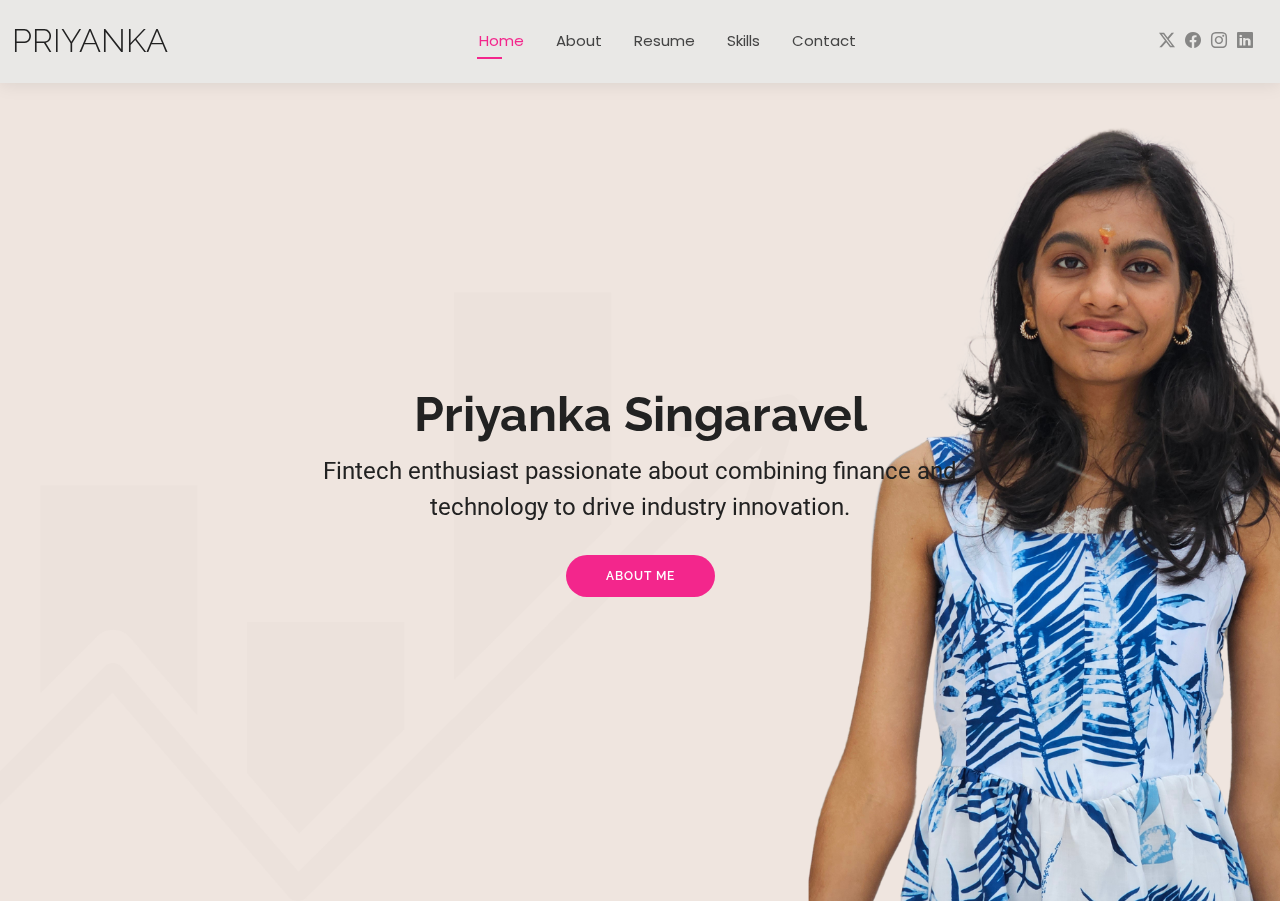
<file: index.html>
<!DOCTYPE html>
<html lang="en">

<head>
  <meta charset="utf-8">
  <meta content="width=device-width, initial-scale=1.0" name="viewport">
  <title>Priyanka</title>
  <meta name="description" content="">
  <meta name="keywords" content="">

  <!-- Favicons -->
  <link href="assets/img/favicon.png" rel="icon">
  <link href="assets/img/apple-touch-icon.png" rel="apple-touch-icon">

  <!-- Fonts -->
  <link href="https://fonts.googleapis.com" rel="preconnect">
  <link href="https://fonts.gstatic.com" rel="preconnect" crossorigin>
  <link href="https://fonts.googleapis.com/css2?family=Roboto:ital,wght@0,100;0,300;0,400;0,500;0,700;0,900;1,100;1,300;1,400;1,500;1,700;1,900&family=Poppins:ital,wght@0,100;0,200;0,300;0,400;0,500;0,600;0,700;0,800;0,900;1,100;1,200;1,300;1,400;1,500;1,600;1,700;1,800;1,900&family=Raleway:ital,wght@0,100;0,200;0,300;0,400;0,500;0,600;0,700;0,800;0,900;1,100;1,200;1,300;1,400;1,500;1,600;1,700;1,800;1,900&display=swap" rel="stylesheet">

  <!-- Vendor CSS Files -->
  <link href="assets/vendor/bootstrap/css/bootstrap.min.css" rel="stylesheet">
  <link href="assets/vendor/bootstrap-icons/bootstrap-icons.css" rel="stylesheet">
  <link href="assets/vendor/aos/aos.css" rel="stylesheet">
  <link href="assets/vendor/swiper/swiper-bundle.min.css" rel="stylesheet">
  <link href="assets/vendor/glightbox/css/glightbox.min.css" rel="stylesheet">

  <!-- Main CSS File -->
  <link href="assets/css/main.css" rel="stylesheet">

  <!-- =======================================================
  * Template Name: Kelly
  * Template URL: https://bootstrapmade.com/kelly-free-bootstrap-cv-resume-html-template/
  * Updated: Aug 07 2024 with Bootstrap v5.3.3
  * Author: BootstrapMade.com
  * License: https://bootstrapmade.com/license/
  ======================================================== -->
</head>

<body class="index-page">

  <header id="header" class="header d-flex align-items-center light-background sticky-top">
    <div class="container-fluid position-relative d-flex align-items-center justify-content-between">

      <a href="index.html" class="logo d-flex align-items-center me-auto me-xl-0">
        <!-- Uncomment the line below if you also wish to use an image logo -->
        <!-- <img src="assets/img/logo.png" alt=""> -->
        <h1 class="sitename">Priyanka</h1>
      </a>

      <nav id="navmenu" class="navmenu">
        <ul>
          <li><a href="index.html" class="active">Home</a></li>
          <li><a href="about.html">About</a></li>
          <li><a href="resume.html">Resume</a></li>
          <li><a href="services.html">Skills</a></li>
          <li><a href="contact.html">Contact</a></li>
        </ul>
        <i class="mobile-nav-toggle d-xl-none bi bi-list"></i>
      </nav>

      <div class="header-social-links">
        <a href="#" class="twitter"><i class="bi bi-twitter-x"></i></a>
        <a href="#" class="facebook"><i class="bi bi-facebook"></i></a>
        <a href="#" class="instagram"><i class="bi bi-instagram"></i></a>
        <a href="#" class="linkedin"><i class="bi bi-linkedin"></i></a>
      </div>

    </div>
  </header>

  <main class="main">

    <!-- Hero Section -->
    <section id="hero" class="hero section">

      <img src="assets/img/Hero-bg.png" alt="" data-aos="fade-in">

      <div class="container text-center" data-aos="zoom-out" data-aos-delay="100">
        <div class="row justify-content-center">
          <div class="col-lg-8">
            <h2>Priyanka Singaravel</h2>
            <p>Fintech enthusiast passionate about combining finance and technology to drive industry innovation.</p>
            <a href="about.html" class="btn-get-started">About Me</a>
          </div>
        </div>
      </div>

    </section><!-- /Hero Section -->

  </main>

  <!-- Scroll Top -->
  <a href="#" id="scroll-top" class="scroll-top d-flex align-items-center justify-content-center"><i class="bi bi-arrow-up-short"></i></a>

  <!-- Preloader -->
  <div id="preloader"></div>

  <!-- Vendor JS Files -->
  <script src="assets/vendor/bootstrap/js/bootstrap.bundle.min.js"></script>
  <script src="assets/vendor/php-email-form/validate.js"></script>
  <script src="assets/vendor/aos/aos.js"></script>
  <script src="assets/vendor/waypoints/noframework.waypoints.js"></script>
  <script src="assets/vendor/purecounter/purecounter_vanilla.js"></script>
  <script src="assets/vendor/swiper/swiper-bundle.min.js"></script>
  <script src="assets/vendor/glightbox/js/glightbox.min.js"></script>
  <script src="assets/vendor/imagesloaded/imagesloaded.pkgd.min.js"></script>
  <script src="assets/vendor/isotope-layout/isotope.pkgd.min.js"></script>

  <!-- Main JS File -->
  <script src="assets/js/main.js"></script>

</body>

</html>
</file>
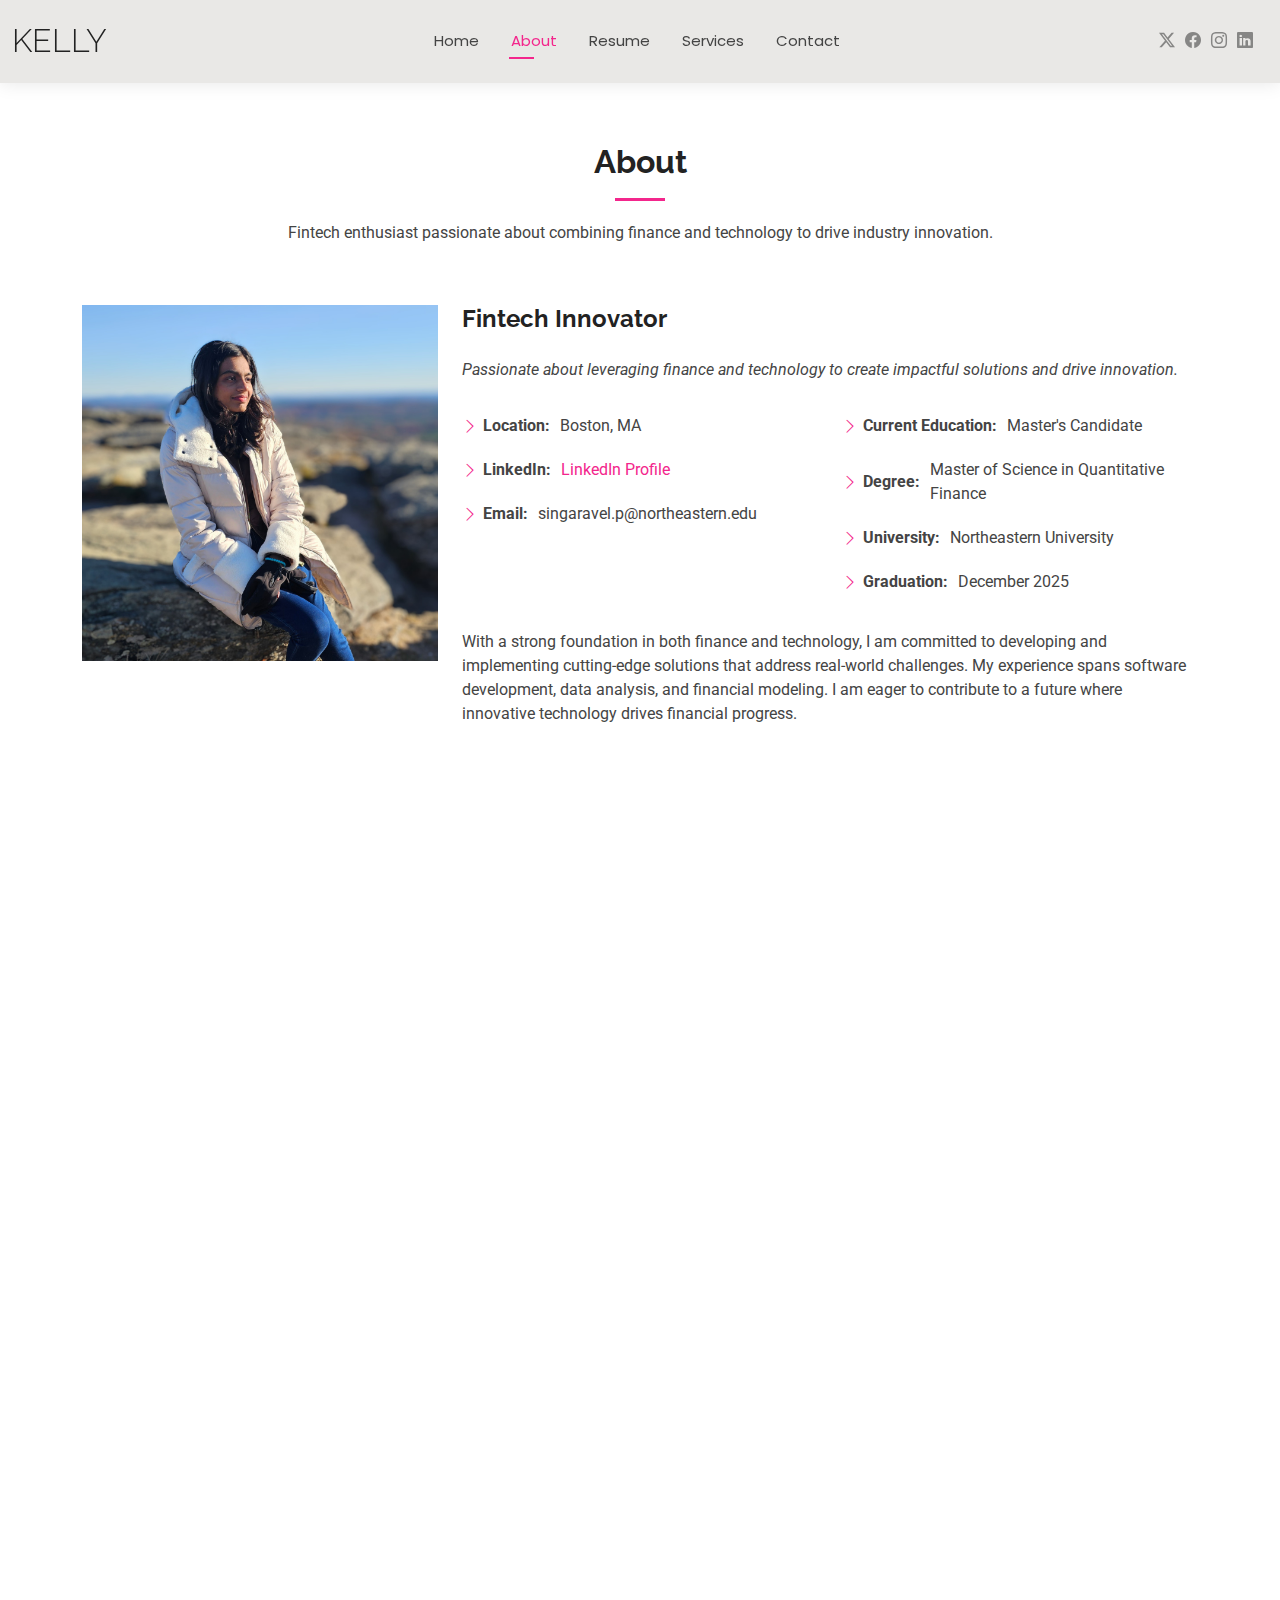
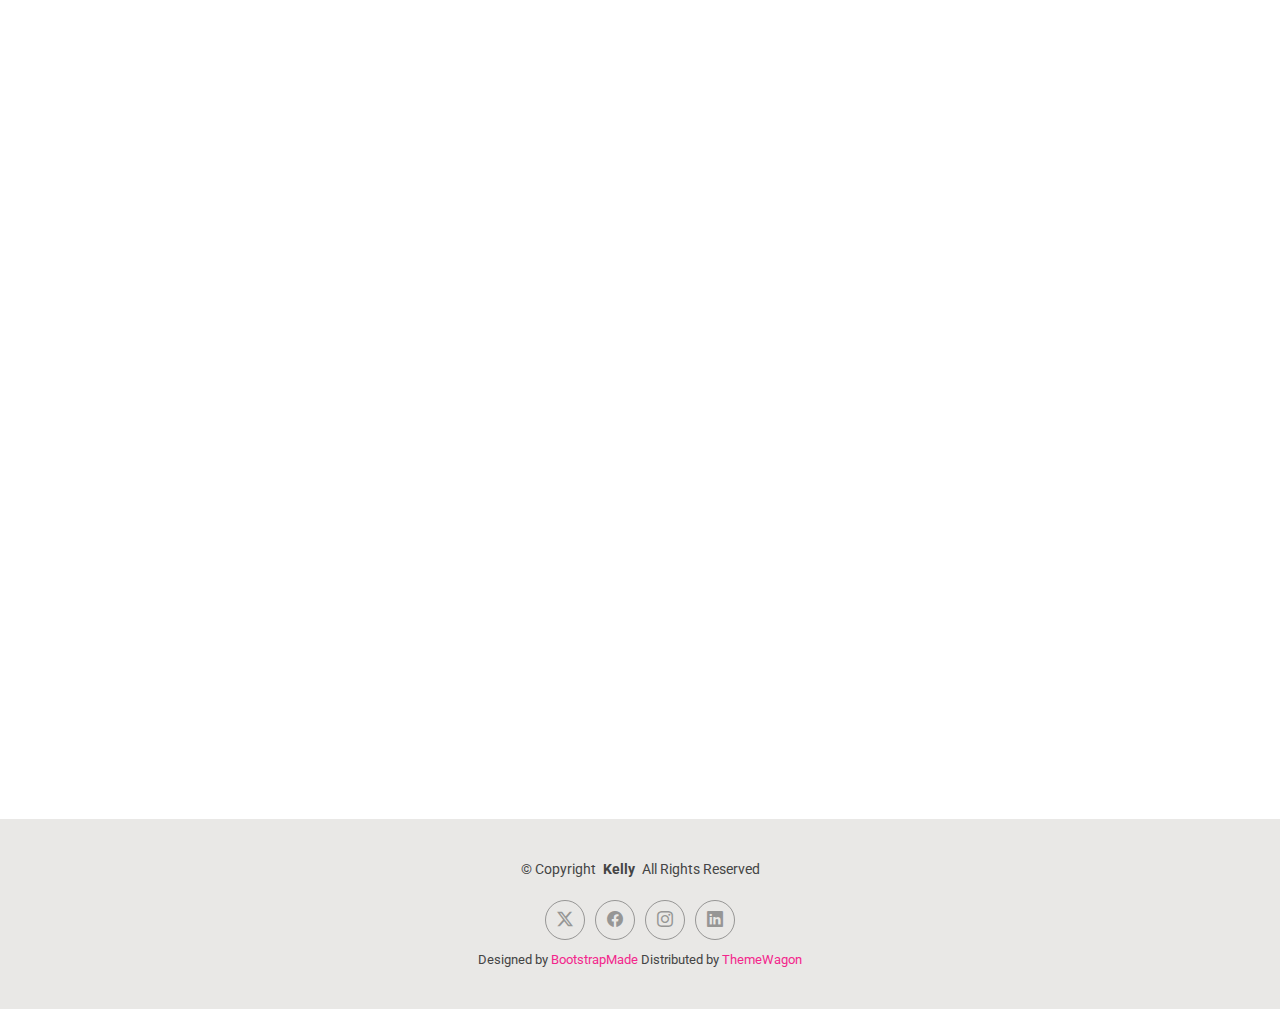
<file: about.html>
<!DOCTYPE html>
<html lang="en">

<head>
  <meta charset="utf-8">
  <meta content="width=device-width, initial-scale=1.0" name="viewport">
  <title>About - Kelly Bootstrap Template</title>
  <meta name="description" content="">
  <meta name="keywords" content="">

  <!-- Favicons -->
  <link href="assets/img/favicon.png" rel="icon">
  <link href="assets/img/apple-touch-icon.png" rel="apple-touch-icon">

  <!-- Fonts -->
  <link href="https://fonts.googleapis.com" rel="preconnect">
  <link href="https://fonts.gstatic.com" rel="preconnect" crossorigin>
  <link href="https://fonts.googleapis.com/css2?family=Roboto:ital,wght@0,100;0,300;0,400;0,500;0,700;0,900;1,100;1,300;1,400;1,500;1,700;1,900&family=Poppins:ital,wght@0,100;0,200;0,300;0,400;0,500;0,600;0,700;0,800;0,900;1,100;1,200;1,300;1,400;1,500;1,600;1,700;1,800;1,900&family=Raleway:ital,wght@0,100;0,200;0,300;0,400;0,500;0,600;0,700;0,800;0,900;1,100;1,200;1,300;1,400;1,500;1,600;1,700;1,800;1,900&display=swap" rel="stylesheet">

  <!-- Vendor CSS Files -->
  <link href="assets/vendor/bootstrap/css/bootstrap.min.css" rel="stylesheet">
  <link href="assets/vendor/bootstrap-icons/bootstrap-icons.css" rel="stylesheet">
  <link href="assets/vendor/aos/aos.css" rel="stylesheet">
  <link href="assets/vendor/swiper/swiper-bundle.min.css" rel="stylesheet">
  <link href="assets/vendor/glightbox/css/glightbox.min.css" rel="stylesheet">

  <!-- Main CSS File -->
  <link href="assets/css/main.css" rel="stylesheet">

  <!-- =======================================================
  * Template Name: Kelly
  * Template URL: https://bootstrapmade.com/kelly-free-bootstrap-cv-resume-html-template/
  * Updated: Aug 07 2024 with Bootstrap v5.3.3
  * Author: BootstrapMade.com
  * License: https://bootstrapmade.com/license/
  ======================================================== -->
</head>

<body class="about-page">

  <header id="header" class="header d-flex align-items-center light-background sticky-top">
    <div class="container-fluid position-relative d-flex align-items-center justify-content-between">

      <a href="index.html" class="logo d-flex align-items-center me-auto me-xl-0">
        <!-- Uncomment the line below if you also wish to use an image logo -->
        <!-- <img src="assets/img/logo.png" alt=""> -->
        <h1 class="sitename">Kelly</h1>
      </a>

      <nav id="navmenu" class="navmenu">
        <ul>
          <li><a href="index.html">Home</a></li>
          <li><a href="about.html" class="active">About</a></li>
          <li><a href="resume.html">Resume</a></li>
          <li><a href="services.html">Services</a></li>
          <li><a href="contact.html">Contact</a></li>
        </ul>
        <i class="mobile-nav-toggle d-xl-none bi bi-list"></i>
      </nav>

      <div class="header-social-links">
        <a href="#" class="twitter"><i class="bi bi-twitter-x"></i></a>
        <a href="#" class="facebook"><i class="bi bi-facebook"></i></a>
        <a href="#" class="instagram"><i class="bi bi-instagram"></i></a>
        <a href="#" class="linkedin"><i class="bi bi-linkedin"></i></a>
      </div>

    </div>
  </header>

  <main class="main">

    <!-- About Section -->
    <section id="about" class="about section">

      <!-- Section Title -->
      <div class="container section-title" data-aos="fade-up">
        <h2>About</h2>
        <p>Fintech enthusiast passionate about combining finance and technology to drive industry innovation.</p>
      </div><!-- End Section Title -->

      <div class="container" data-aos="fade-up" data-aos-delay="100">

        <div class="row gy-4 justify-content-center">
          <div class="col-lg-4">
            <img src="assets/img/profile-img.png" class="img-fluid" alt="Priyanka Singaravel">
          </div>
          <div class="col-lg-8 content">
            <h2>Fintech Innovator</h2>
            <p class="fst-italic py-3">
              Passionate about leveraging finance and technology to create impactful solutions and drive innovation.
            </p>
            <div class="row">
              <div class="col-lg-6">
                <ul>
                  <li><i class="bi bi-chevron-right"></i> <strong>Location:</strong> <span>Boston, MA</span></li>
                  <li><i class="bi bi-chevron-right"></i> <strong>LinkedIn:</strong> <a href="https://www.linkedin.com/in/your-linkedin-profile"><span>LinkedIn Profile</span></a></li>
                  <li><i class="bi bi-chevron-right"></i> <strong>Email:</strong> <span>singaravel.p@northeastern.edu</span></li>
                </ul>
              </div>
              <div class="col-lg-6">
                <ul>
                    <li><i class="bi bi-chevron-right"></i> <strong>Current Education:</strong> <span>Master's Candidate</span></li>
                    <li><i class="bi bi-chevron-right"></i> <strong>Degree:</strong> <span>Master of Science in Quantitative Finance</span></li>
                    <li><i class="bi bi-chevron-right"></i> <strong>University:</strong> <span>Northeastern University</span></li>
                    <li><i class="bi bi-chevron-right"></i> <strong>Graduation:</strong> <span>December 2025</span></li>

                </ul>
              </div>
            </div>
            <p class="py-3">
             With a strong foundation in both finance and technology, I am committed to developing and implementing cutting-edge solutions that address real-world challenges. My experience spans software development, data analysis, and financial modeling. I am eager to contribute to a future where innovative technology drives financial progress.
            </p>
          </div>
        </div>

      </div>

    </section><!-- /About Section -->

    <!-- Skills Section -->
    <section id="skills" class="skills section">

      <!-- Section Title -->
      <div class="container section-title" data-aos="fade-up">
        <h2>Skills</h2>
        <p>My technical, finance, and soft skills are what I bring to a project.</p>
      </div><!-- End Section Title -->

      <div class="container" data-aos="fade-up" data-aos-delay="100">

        <div class="row skills-content skills-animation">

          <div class="col-lg-6">

            <div class="progress">
              <span class="skill"><span>Python</span> <i class="val">90%</i></span>
              <div class="progress-bar-wrap">
                <div class="progress-bar" role="progressbar" aria-valuenow="90" aria-valuemin="0" aria-valuemax="100"></div>
              </div>
            </div><!-- End Skills Item -->

            <div class="progress">
              <span class="skill"><span>SQL</span> <i class="val">90%</i></span>
              <div class="progress-bar-wrap">
                <div class="progress-bar" role="progressbar" aria-valuenow="90" aria-valuemin="0" aria-valuemax="100"></div>
              </div>
            </div><!-- End Skills Item -->

            <div class="progress">
              <span class="skill"><span>C++</span> <i class="val">75%</i></span>
              <div class="progress-bar-wrap">
                <div class="progress-bar" role="progressbar" aria-valuenow="75" aria-valuemin="0" aria-valuemax="100"></div>
              </div>
            </div><!-- End Skills Item -->
              
             <div class="progress">
              <span class="skill"><span>JAVA</span> <i class="val">75%</i></span>
              <div class="progress-bar-wrap">
                <div class="progress-bar" role="progressbar" aria-valuenow="75" aria-valuemin="0" aria-valuemax="100"></div>
              </div>
            </div><!-- End Skills Item -->
          </div>

          <div class="col-lg-6">

            <div class="progress">
              <span class="skill"><span>Financial Modeling</span> <i class="val">85%</i></span>
              <div class="progress-bar-wrap">
                <div class="progress-bar" role="progressbar" aria-valuenow="85" aria-valuemin="0" aria-valuemax="100"></div>
              </div>
            </div><!-- End Skills Item -->

            <div class="progress">
              <span class="skill"><span>Statistics</span> <i class="val">85%</i></span>
              <div class="progress-bar-wrap">
                <div class="progress-bar" role="progressbar" aria-valuenow="85" aria-valuemin="0" aria-valuemax="100"></div>
              </div>
            </div><!-- End Skills Item -->

            <div class="progress">
              <span class="skill"><span>Advanced Excel</span> <i class="val">90%</i></span>
              <div class="progress-bar-wrap">
                <div class="progress-bar" role="progressbar" aria-valuenow="90" aria-valuemin="0" aria-valuemax="100"></div>
              </div>
            </div><!-- End Skills Item -->
            
            <div class="progress">
              <span class="skill"><span>MATLAB</span> <i class="val">70%</i></span>
              <div class="progress-bar-wrap">
                <div class="progress-bar" role="progressbar" aria-valuenow="70" aria-valuemin="0" aria-valuemax="100"></div>
              </div>
            </div><!-- End Skills Item -->
               <div class="progress">
              <span class="skill"><span>Tableau</span> <i class="val">70%</i></span>
              <div class="progress-bar-wrap">
                <div class="progress-bar" role="progressbar" aria-valuenow="70" aria-valuemin="0" aria-valuemax="100"></div>
              </div>
            </div><!-- End Skills Item -->


          </div>

        </div>

      </div>

    </section><!-- /Skills Section -->

    <!-- Stats Section -->
    <section id="stats" class="stats section">

      <!-- Section Title -->
      <div class="container section-title" data-aos="fade-up">
        <h2>Facts</h2>
        <p>Some facts from my experience</p>
      </div><!-- End Section Title -->

      <div class="container" data-aos="fade-up" data-aos-delay="100">

        <div class="row gy-4">

          <div class="col-lg-3 col-md-6">
            <div class="stats-item text-center w-100 h-100">
              <span data-purecounter-start="0" data-purecounter-end="3" data-purecounter-duration="1" class="purecounter"></span>
              <p>Years of Experience</p>
            </div>
          </div><!-- End Stats Item -->

          <div class="col-lg-3 col-md-6">
            <div class="stats-item text-center w-100 h-100">
              <span data-purecounter-start="0" data-purecounter-end="2" data-purecounter-duration="1" class="purecounter"></span>
              <p>Professional Roles</p>
            </div>
          </div><!-- End Stats Item -->

          <div class="col-lg-3 col-md-6">
            <div class="stats-item text-center w-100 h-100">
              <span data-purecounter-start="0" data-purecounter-end="2" data-purecounter-duration="1" class="purecounter"></span>
              <p>Volunteer Roles</p>
            </div>
          </div><!-- End Stats Item -->

           <div class="col-lg-3 col-md-6">
            <div class="stats-item text-center w-100 h-100">
              <span data-purecounter-start="0" data-purecounter-end="1" data-purecounter-duration="1" class="purecounter"></span>
              <p>Certifications</p>
            </div>
          </div><!-- End Stats Item -->

        </div>

      </div>

    </section><!-- /Stats Section -->

    <!-- Projects Section -->
   <section id="projects" class="projects section">
      <!-- Section Title -->
      <div class="container section-title" data-aos="fade-up">
        <h2>Projects</h2>
        <p>Take a look at some of my projects</p>
      </div><!-- End Section Title -->

     <div class="container project-container" data-aos="fade-up" data-aos-delay="100">
          <div class="project-wrapper">
               <div class="project-item">
                   <h3><a href="#">Stock Price Prediction using Linear Regression</a></h3>
                   <p> Developed a predictive model to forecast stock closing prices with historical data, achieving a Mean Absolute Error (MAE) of $2.30 and an accuracy rate of 92% on test data.</p>
               </div>
              
                <div class="project-item">
                    <h3><a href="#">Automation KPI Compliance Tool</a></h3>
                  <p>Managed a cross-regional initiative to spearhead the 'Automation KPI Compliance' project, automating monthly report generation for APAC and EMEA regions. Collaborated with stakeholders to improve efficiency, while ensuring seamless integration of patches and updates through clear collaboration and insightful analysis</p>
              </div>
               
                <div class="project-item">
                      <h3><a href="#">ZTag Feature for Zelle</a></h3>
                      <p>Developed the ZTag feature for Zelle, enhancing functionality and improving user experience.</p>
               </div>
            </div>
        </div>
    </section><!-- /Projects Section -->

  </main>

  <footer id="footer" class="footer light-background">

    <div class="container">
      <div class="copyright text-center ">
        <p>© <span>Copyright</span> <strong class="px-1 sitename">Kelly</strong> <span>All Rights Reserved<br></span></p>
      </div>
      <div class="social-links d-flex justify-content-center">
        <a href=""><i class="bi bi-twitter-x"></i></a>
        <a href=""><i class="bi bi-facebook"></i></a>
        <a href=""><i class="bi bi-instagram"></i></a>
        <a href=""><i class="bi bi-linkedin"></i></a>
      </div>
      <div class="credits">
        <!-- All the links in the footer should remain intact. -->
        <!-- You can delete the links only if you've purchased the pro version. -->
        <!-- Licensing information: https://bootstrapmade.com/license/ -->
        <!-- Purchase the pro version with working PHP/AJAX contact form: [buy-url] -->
        Designed by <a href="https://bootstrapmade.com/">BootstrapMade</a> Distributed by <a href=“https://themewagon.com>ThemeWagon
      </div>
    </div>

  </footer>

  <!-- Scroll Top -->
  <a href="#" id="scroll-top" class="scroll-top d-flex align-items-center justify-content-center"><i class="bi bi-arrow-up-short"></i></a>

  <!-- Preloader -->
  <div id="preloader"></div>

  <!-- Vendor JS Files -->
  <script src="assets/vendor/bootstrap/js/bootstrap.bundle.min.js"></script>
  <script src="assets/vendor/php-email-form/validate.js"></script>
  <script src="assets/vendor/aos/aos.js"></script>
  <script src="assets/vendor/waypoints/noframework.waypoints.js"></script>
  <script src="assets/vendor/purecounter/purecounter_vanilla.js"></script>
  <script src="assets/vendor/swiper/swiper-bundle.min.js"></script>
  <script src="assets/vendor/glightbox/js/glightbox.min.js"></script>
  <script src="assets/vendor/imagesloaded/imagesloaded.pkgd.min.js"></script>
  <script src="assets/vendor/isotope-layout/isotope.pkgd.min.js"></script>

  <!-- Main JS File -->
  <script src="assets/js/main.js"></script>

</body>

</html>
</file>
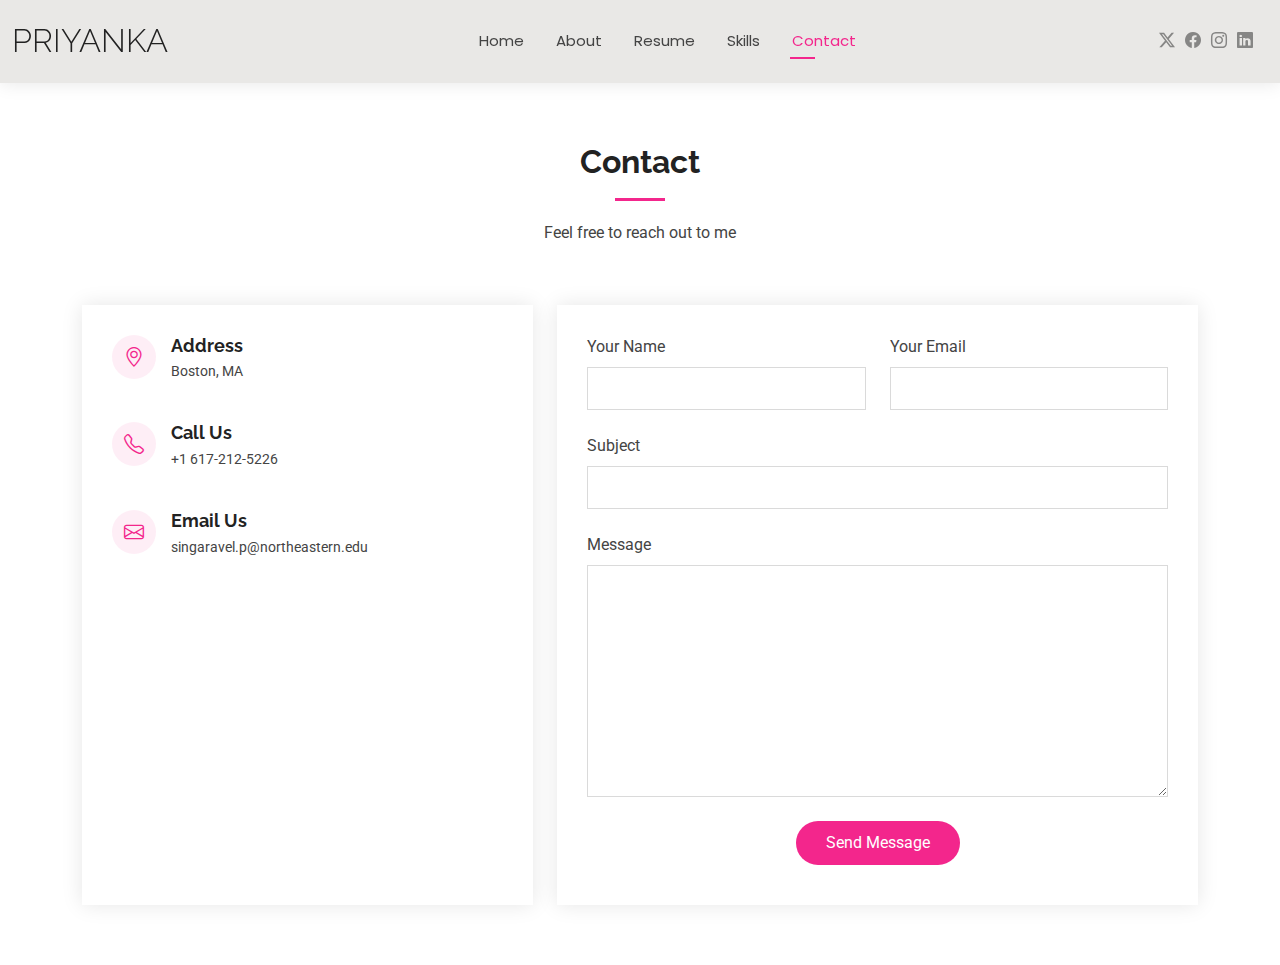
<file: contact.html>
<!DOCTYPE html>
<html lang="en">

<head>
  <meta charset="utf-8">
  <meta content="width=device-width, initial-scale=1.0" name="viewport">
  <title>Priyanka</title>
  <meta name="description" content="">
  <meta name="keywords" content="">

  <!-- Favicons -->
  <link href="assets/img/favicon.png" rel="icon">
  <link href="assets/img/apple-touch-icon.png" rel="apple-touch-icon">

  <!-- Fonts -->
  <link href="https://fonts.googleapis.com" rel="preconnect">
  <link href="https://fonts.gstatic.com" rel="preconnect" crossorigin>
  <link href="https://fonts.googleapis.com/css2?family=Roboto:ital,wght@0,100;0,300;0,400;0,500;0,700;0,900;1,100;1,300;1,400;1,500;1,700;1,900&family=Poppins:ital,wght@0,100;0,200;0,300;0,400;0,500;0,600;0,700;0,800;0,900;1,100;1,200;1,300;1,400;1,500;1,600;1,700;1,800;1,900&family=Raleway:ital,wght@0,100;0,200;0,300;0,400;0,500;0,600;0,700;0,800;0,900;1,100;1,200;1,300;1,400;1,500;1,600;1,700;1,800;1,900&display=swap" rel="stylesheet">

  <!-- Vendor CSS Files -->
  <link href="assets/vendor/bootstrap/css/bootstrap.min.css" rel="stylesheet">
  <link href="assets/vendor/bootstrap-icons/bootstrap-icons.css" rel="stylesheet">
  <link href="assets/vendor/aos/aos.css" rel="stylesheet">
  <link href="assets/vendor/swiper/swiper-bundle.min.css" rel="stylesheet">
  <link href="assets/vendor/glightbox/css/glightbox.min.css" rel="stylesheet">

  <!-- Main CSS File -->
  <link href="assets/css/main.css" rel="stylesheet">

  <!-- =======================================================
  * Template Name: Kelly
  * Template URL: https://bootstrapmade.com/kelly-free-bootstrap-cv-resume-html-template/
  * Updated: Aug 07 2024 with Bootstrap v5.3.3
  * Author: BootstrapMade.com
  * License: https://bootstrapmade.com/license/
  ======================================================== -->
</head>

<body class="contact-page">

  <header id="header" class="header d-flex align-items-center light-background sticky-top">
    <div class="container-fluid position-relative d-flex align-items-center justify-content-between">

      <a href="index.html" class="logo d-flex align-items-center me-auto me-xl-0">
        <!-- Uncomment the line below if you also wish to use an image logo -->
        <!-- <img src="assets/img/logo.png" alt=""> -->
        <h1 class="sitename">Priyanka</h1>
      </a>

      <nav id="navmenu" class="navmenu">
        <ul>
          <li><a href="index.html">Home</a></li>
          <li><a href="about.html">About</a></li>
          <li><a href="resume.html">Resume</a></li>
          <li><a href="services.html">Skills</a></li>
          <li><a href="contact.html" class="active">Contact</a></li>
        </ul>
        <i class="mobile-nav-toggle d-xl-none bi bi-list"></i>
      </nav>

      <div class="header-social-links">
        <a href="#" class="twitter"><i class="bi bi-twitter-x"></i></a>
        <a href="#" class="facebook"><i class="bi bi-facebook"></i></a>
        <a href="#" class="instagram"><i class="bi bi-instagram"></i></a>
        <a href="#" class="linkedin"><i class="bi bi-linkedin"></i></a>
      </div>

    </div>
  </header>

  <main class="main">

    <!-- Contact Section -->
    <section id="contact" class="contact section">

      <!-- Section Title -->
      <div class="container section-title" data-aos="fade-up">
        <h2>Contact</h2>
        <p>Feel free to reach out to me</p>
      </div><!-- End Section Title -->

      <div class="container" data-aos="fade-up" data-aos-delay="100">

        <div class="row gy-4">

          <div class="col-lg-5">

            <div class="info-wrap">
              <div class="info-item d-flex" data-aos="fade-up" data-aos-delay="200">
                <i class="bi bi-geo-alt flex-shrink-0"></i>
                <div>
                  <h3>Address</h3>
                  <p>Boston, MA</p>
                </div>
              </div><!-- End Info Item -->

              <div class="info-item d-flex" data-aos="fade-up" data-aos-delay="300">
                <i class="bi bi-telephone flex-shrink-0"></i>
                <div>
                  <h3>Call Us</h3>
                  <p>+1 617-212-5226</p>
                </div>
              </div><!-- End Info Item -->

              <div class="info-item d-flex" data-aos="fade-up" data-aos-delay="400">
                <i class="bi bi-envelope flex-shrink-0"></i>
                <div>
                  <h3>Email Us</h3>
                  <p>singaravel.p@northeastern.edu</p>
                </div>
              </div><!-- End Info Item -->

              <iframe src="https://www.google.com/maps/embed?pb=!1m14!1m8!1m3!1d48389.78314118045!2d-74.006138!3d40.710059!3m2!1i1024!2i768!4f13.1!3m3!1m2!1s0x89c25a22a3bda30d%3A0xb89d1fe6bc499443!2sDowntown%20Conference%20Center!5e0!3m2!1sen!2sus!4v1676961268712!5m2!1sen!2sus" frameborder="0" style="border:0; width: 100%; height: 270px;" allowfullscreen="" loading="lazy" referrerpolicy="no-referrer-when-downgrade"></iframe>
            </div>
          </div>

          <div class="col-lg-7">
            <form action="forms/contact.php" method="post" class="php-email-form" data-aos="fade-up" data-aos-delay="200">
              <div class="row gy-4">

                <div class="col-md-6">
                  <label for="name-field" class="pb-2">Your Name</label>
                  <input type="text" name="name" id="name-field" class="form-control" required="">
                </div>

                <div class="col-md-6">
                  <label for="email-field" class="pb-2">Your Email</label>
                  <input type="email" class="form-control" name="email" id="email-field" required="">
                </div>

                <div class="col-md-12">
                  <label for="subject-field" class="pb-2">Subject</label>
                  <input type="text" class="form-control" name="subject" id="subject-field" required="">
                </div>

                <div class="col-md-12">
                  <label for="message-field" class="pb-2">Message</label>
                  <textarea class="form-control" name="message" rows="10" id="message-field" required=""></textarea>
                </div>

                <div class="col-md-12 text-center">
                  <div class="loading">Loading</div>
                  <div class="error-message"></div>
                  <div class="sent-message">Your message has been sent. Thank you!</div>

                  <button type="submit">Send Message</button>
                </div>

              </div>
            </form>
          </div><!-- End Contact Form -->

        </div>

      </div>

    </section><!-- /Contact Section -->

  </main>

  <!-- Scroll Top -->
  <a href="#" id="scroll-top" class="scroll-top d-flex align-items-center justify-content-center"><i class="bi bi-arrow-up-short"></i></a>

  <!-- Preloader -->
  <div id="preloader"></div>

  <!-- Vendor JS Files -->
  <script src="assets/vendor/bootstrap/js/bootstrap.bundle.min.js"></script>
  <script src="assets/vendor/php-email-form/validate.js"></script>
  <script src="assets/vendor/aos/aos.js"></script>
  <script src="assets/vendor/waypoints/noframework.waypoints.js"></script>
  <script src="assets/vendor/purecounter/purecounter_vanilla.js"></script>
  <script src="assets/vendor/swiper/swiper-bundle.min.js"></script>
  <script src="assets/vendor/glightbox/js/glightbox.min.js"></script>
  <script src="assets/vendor/imagesloaded/imagesloaded.pkgd.min.js"></script>
  <script src="assets/vendor/isotope-layout/isotope.pkgd.min.js"></script>

  <!-- Main JS File -->
  <script src="assets/js/main.js"></script>

</body>

</html>
</file>
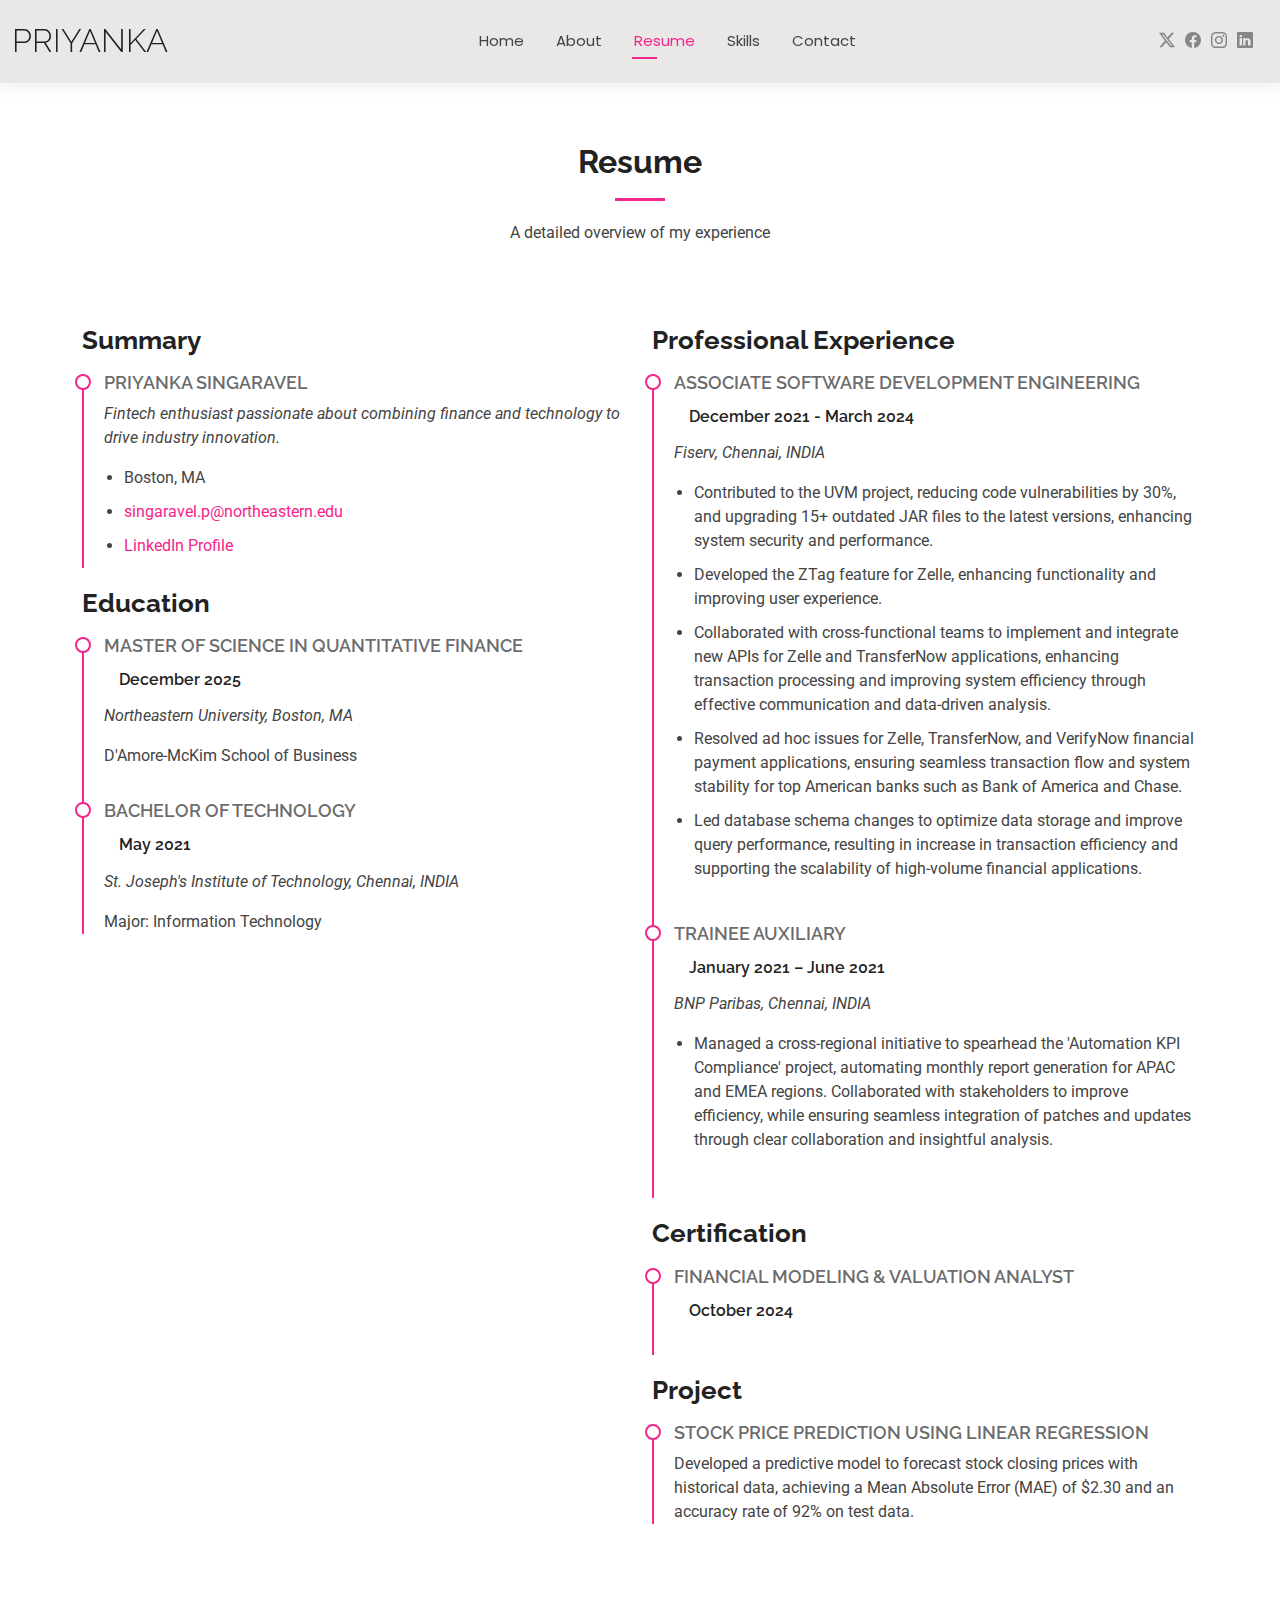
<file: resume.html>
<!DOCTYPE html>
<html lang="en">

<head>
  <meta charset="utf-8">
  <meta content="width=device-width, initial-scale=1.0" name="viewport">
  <title>Priyanka</title>
  <meta name="description" content="">
  <meta name="keywords" content="">

  <!-- Favicons -->
  <link href="assets/img/favicon.png" rel="icon">
  <link href="assets/img/apple-touch-icon.png" rel="apple-touch-icon">

  <!-- Fonts -->
  <link href="https://fonts.googleapis.com" rel="preconnect">
  <link href="https://fonts.gstatic.com" rel="preconnect" crossorigin>
  <link href="https://fonts.googleapis.com/css2?family=Roboto:ital,wght@0,100;0,300;0,400;0,500;0,700;0,900;1,100;1,300;1,400;1,500;1,700;1,900&family=Poppins:ital,wght@0,100;0,200;0,300;0,400;0,500;0,600;0,700;0,800;0,900;1,100;1,200;1,300;1,400;1,500;1,600;1,700;1,800;1,900&family=Raleway:ital,wght@0,100;0,200;0,300;0,400;0,500;0,600;0,700;0,800;0,900;1,100;1,200;1,300;1,400;1,500;1,600;1,700;1,800;1,900&display=swap" rel="stylesheet">

  <!-- Vendor CSS Files -->
  <link href="assets/vendor/bootstrap/css/bootstrap.min.css" rel="stylesheet">
  <link href="assets/vendor/bootstrap-icons/bootstrap-icons.css" rel="stylesheet">
  <link href="assets/vendor/aos/aos.css" rel="stylesheet">
  <link href="assets/vendor/swiper/swiper-bundle.min.css" rel="stylesheet">
  <link href="assets/vendor/glightbox/css/glightbox.min.css" rel="stylesheet">

  <!-- Main CSS File -->
  <link href="assets/css/main.css" rel="stylesheet">

  <!-- =======================================================
  * Template Name: Kelly
  * Template URL: https://bootstrapmade.com/kelly-free-bootstrap-cv-resume-html-template/
  * Updated: Aug 07 2024 with Bootstrap v5.3.3
  * Author: BootstrapMade.com
  * License: https://bootstrapmade.com/license/
  ======================================================== -->
</head>

<body class="resume-page">

  <header id="header" class="header d-flex align-items-center light-background sticky-top">
    <div class="container-fluid position-relative d-flex align-items-center justify-content-between">

      <a href="index.html" class="logo d-flex align-items-center me-auto me-xl-0">
        <!-- Uncomment the line below if you also wish to use an image logo -->
        <!-- <img src="assets/img/logo.png" alt=""> -->
        <h1 class="sitename">Priyanka</h1>
      </a>

      <nav id="navmenu" class="navmenu">
        <ul>
          <li><a href="index.html">Home</a></li>
          <li><a href="about.html">About</a></li>
          <li><a href="resume.html" class="active">Resume</a></li>
          <li><a href="services.html">Skills</a></li>
          <li><a href="contact.html">Contact</a></li>
        </ul>
        <i class="mobile-nav-toggle d-xl-none bi bi-list"></i>
      </nav>

      <div class="header-social-links">
        <a href="#" class="twitter"><i class="bi bi-twitter-x"></i></a>
        <a href="#" class="facebook"><i class="bi bi-facebook"></i></a>
        <a href="#" class="instagram"><i class="bi bi-instagram"></i></a>
        <a href="#" class="linkedin"><i class="bi bi-linkedin"></i></a>
      </div>

    </div>
  </header>

  <main class="main">

    <!-- Resume Section -->
    <section id="resume" class="resume section">

      <!-- Section Title -->
      <div class="container section-title" data-aos="fade-up">
        <h2>Resume</h2>
        <p>A detailed overview of my experience</p>
      </div><!-- End Section Title -->

      <div class="container">

        <div class="row">

          <div class="col-lg-6" data-aos="fade-up" data-aos-delay="100">
            <h3 class="resume-title">Summary</h3>

            <div class="resume-item pb-0">
              <h4>Priyanka Singaravel</h4>
              <p><em>Fintech enthusiast passionate about combining finance and technology to drive industry innovation.</em></p>
              <ul>
                <li>Boston, MA</li>
                 <li><a href="mailto:singaravel.p@northeastern.edu">singaravel.p@northeastern.edu</a></li>
                <li><a href="https://www.linkedin.com/in/priyanka-singaravel-275948194/">LinkedIn Profile</a></li>

              </ul>
            </div><!-- End Resume Item -->

            <h3 class="resume-title">Education</h3>
            <div class="resume-item">
              <h4>Master of Science in Quantitative Finance</h4>
              <h5>December 2025</h5>
              <p><em>Northeastern University, Boston, MA</em></p>
               <p>D'Amore-McKim School of Business</p>
            </div><!-- End Resume Item -->

            <div class="resume-item">
              <h4>Bachelor of Technology</h4>
              <h5>May 2021</h5>
              <p><em>St. Joseph's Institute of Technology, Chennai, INDIA</em></p>
              <p>Major: Information Technology</p>
            </div><!-- End Resume Item -->

          </div>

          <div class="col-lg-6" data-aos="fade-up" data-aos-delay="200">
            <h3 class="resume-title">Professional Experience</h3>
            <div class="resume-item">
              <h4>Associate Software Development Engineering</h4>
              <h5>December 2021 - March 2024</h5>
              <p><em>Fiserv, Chennai, INDIA</em></p>
              <ul>
                <li>Contributed to the UVM project, reducing code vulnerabilities by 30%, and upgrading 15+ outdated JAR files to the latest versions, enhancing system security and performance.</li>
                <li>Developed the ZTag feature for Zelle, enhancing functionality and improving user experience.</li>
                <li>Collaborated with cross-functional teams to implement and integrate new APIs for Zelle and TransferNow applications, enhancing transaction processing and improving system efficiency through effective communication and data-driven analysis.</li>
                <li>Resolved ad hoc issues for Zelle, TransferNow, and VerifyNow financial payment applications, ensuring seamless transaction flow and system stability for top American banks such as Bank of America and Chase.</li>
                <li>Led database schema changes to optimize data storage and improve query performance, resulting in increase in transaction efficiency and supporting the scalability of high-volume financial applications.</li>
              </ul>
            </div><!-- End Resume Item -->

             <div class="resume-item">
              <h4>Trainee Auxiliary</h4>
              <h5>January 2021 – June 2021</h5>
              <p><em>BNP Paribas, Chennai, INDIA</em></p>
              <ul>
                <li>Managed a cross-regional initiative to spearhead the 'Automation KPI Compliance' project, automating monthly report generation for APAC and EMEA regions. Collaborated with stakeholders to improve efficiency, while ensuring seamless integration of patches and updates through clear collaboration and insightful analysis.</li>
                </ul>
            </div><!-- End Resume Item -->


             <h3 class="resume-title">Certification</h3>
              <div class="resume-item">
              <h4>Financial Modeling & Valuation Analyst</h4>
              <h5>October 2024</h5>
            </div><!-- End Resume Item -->

               <h3 class="resume-title">Project</h3>
              <div class="resume-item">
              <h4>Stock Price Prediction using Linear Regression</h4>
              <p>Developed a predictive model to forecast stock closing prices with historical data, achieving a Mean Absolute Error (MAE) of $2.30 and an accuracy rate of 92% on test data.</p>
            </div><!-- End Resume Item -->



          </div>

        </div>

      </div>

    </section><!-- /Resume Section -->

  </main>
  <!-- Scroll Top -->
  <a href="#" id="scroll-top" class="scroll-top d-flex align-items-center justify-content-center"><i class="bi bi-arrow-up-short"></i></a>

  <!-- Preloader -->
  <div id="preloader"></div>

  <!-- Vendor JS Files -->
  <script src="assets/vendor/bootstrap/js/bootstrap.bundle.min.js"></script>
  <script src="assets/vendor/php-email-form/validate.js"></script>
  <script src="assets/vendor/aos/aos.js"></script>
  <script src="assets/vendor/waypoints/noframework.waypoints.js"></script>
  <script src="assets/vendor/purecounter/purecounter_vanilla.js"></script>
  <script src="assets/vendor/swiper/swiper-bundle.min.js"></script>
  <script src="assets/vendor/glightbox/js/glightbox.min.js"></script>
  <script src="assets/vendor/imagesloaded/imagesloaded.pkgd.min.js"></script>
  <script src="assets/vendor/isotope-layout/isotope.pkgd.min.js"></script>

  <!-- Main JS File -->
  <script src="assets/js/main.js"></script>

</body>

</html>
</file>
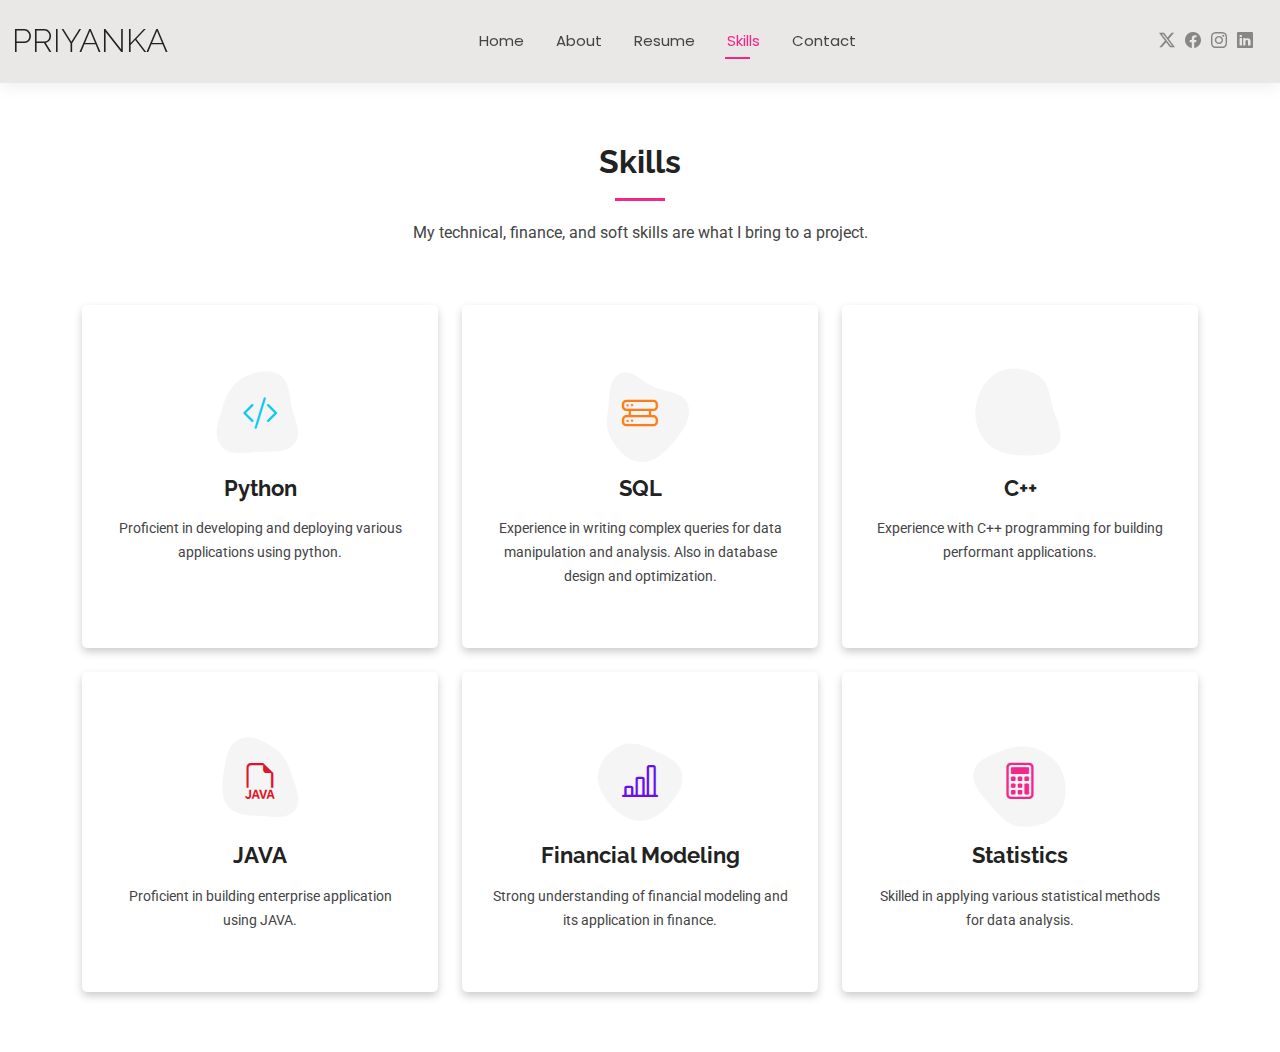
<file: services.html>
<!DOCTYPE html>
<html lang="en">

<head>
  <meta charset="utf-8">
  <meta content="width=device-width, initial-scale=1.0" name="viewport">
  <title>Priyanka</title>
  <meta name="description" content="">
  <meta name="keywords" content="">

  <!-- Favicons -->
  <link href="assets/img/favicon.png" rel="icon">
  <link href="assets/img/apple-touch-icon.png" rel="apple-touch-icon">

  <!-- Fonts -->
  <link href="https://fonts.googleapis.com" rel="preconnect">
  <link href="https://fonts.gstatic.com" rel="preconnect" crossorigin>
  <link href="https://fonts.googleapis.com/css2?family=Roboto:ital,wght@0,100;0,300;0,400;0,500;0,700;0,900;1,100;1,300;1,400;1,500;1,700;1,900&family=Poppins:ital,wght@0,100;0,200;0,300;0,400;0,500;0,600;0,700;0,800;0,900;1,100;1,200;1,300;1,400;1,500;1,600;1,700;1,800;1,900&family=Raleway:ital,wght@0,100;0,200;0,300;0,400;0,500;0,600;0,700;0,800;0,900;1,100;1,200;1,300;1,400;1,500;1,600;1,700;1,800;1,900&display=swap" rel="stylesheet">

  <!-- Vendor CSS Files -->
  <link href="assets/vendor/bootstrap/css/bootstrap.min.css" rel="stylesheet">
  <link href="assets/vendor/bootstrap-icons/bootstrap-icons.css" rel="stylesheet">
  <link href="assets/vendor/aos/aos.css" rel="stylesheet">
  <link href="assets/vendor/swiper/swiper-bundle.min.css" rel="stylesheet">
  <link href="assets/vendor/glightbox/css/glightbox.min.css" rel="stylesheet">

  <!-- Main CSS File -->
  <link href="assets/css/main.css" rel="stylesheet">

  <!-- =======================================================
  * Template Name: Kelly
  * Template URL: https://bootstrapmade.com/kelly-free-bootstrap-cv-resume-html-template/
  * Updated: Aug 07 2024 with Bootstrap v5.3.3
  * Author: BootstrapMade.com
  * License: https://bootstrapmade.com/license/
  ======================================================== -->
</head>

<body class="services-page">

  <header id="header" class="header d-flex align-items-center light-background sticky-top">
    <div class="container-fluid position-relative d-flex align-items-center justify-content-between">

      <a href="index.html" class="logo d-flex align-items-center me-auto me-xl-0">
        <!-- Uncomment the line below if you also wish to use an image logo -->
        <!-- <img src="assets/img/logo.png" alt=""> -->
        <h1 class="sitename">Priyanka</h1>
      </a>

      <nav id="navmenu" class="navmenu">
        <ul>
          <li><a href="index.html">Home</a></li>
          <li><a href="about.html">About</a></li>
          <li><a href="resume.html">Resume</a></li>
          <li><a href="services.html" class="active">Skills</a></li>
          <li><a href="contact.html">Contact</a></li>
        </ul>
        <i class="mobile-nav-toggle d-xl-none bi bi-list"></i>
      </nav>

      <div class="header-social-links">
        <a href="#" class="twitter"><i class="bi bi-twitter-x"></i></a>
        <a href="#" class="facebook"><i class="bi bi-facebook"></i></a>
        <a href="#" class="instagram"><i class="bi bi-instagram"></i></a>
        <a href="#" class="linkedin"><i class="bi bi-linkedin"></i></a>
      </div>

    </div>
  </header>

  <main class="main">

    <!-- Services Section -->
    <section id="services" class="services section">

      <!-- Section Title -->
      <div class="container section-title" data-aos="fade-up">
        <h2>Skills</h2>
        <p>My technical, finance, and soft skills are what I bring to a project.</p>
      </div><!-- End Section Title -->

      <div class="container">

        <div class="row gy-4">

          <div class="col-lg-4 col-md-6" data-aos="fade-up" data-aos-delay="100">
            <div class="service-item item-cyan position-relative">
              <div class="icon">
                <svg width="100" height="100" viewBox="0 0 600 600" xmlns="http://www.w3.org/2000/svg">
                  <path stroke="none" stroke-width="0" fill="#f5f5f5" d="M300,521.0016835830174C376.1290562159157,517.8887921683347,466.0731472004068,529.7835943286574,510.70327084640275,468.03025145048787C554.3714126377745,407.6079735673963,508.03601936045806,328.9844924480964,491.2728898941984,256.3432110539036C474.5976632858925,184.082847569629,479.9380746630129,96.60480741107993,416.23090153303,58.64404602377083C348.86323505073057,18.502131276798302,261.93793281208167,40.57373210992963,193.5410806939664,78.93577620505333C130.42746243093433,114.334589627462,98.30271207620316,179.96522072025542,76.75703585869454,249.04625023123273C51.97151888228291,328.5150500222984,13.704378332031375,421.85034740162234,66.52175969318436,486.19268352777647C119.04800174914682,550.1803526380478,217.28368757567262,524.383925680826,300,521.0016835830174"></path>
                </svg>
                <i class="bi bi-code-slash"></i>
              </div>
              <a href="#" class="stretched-link">
                <h3>Python</h3>
              </a>
              <p>Proficient in developing and deploying various applications using python.</p>
            </div>
          </div><!-- End Service Item -->

          <div class="col-lg-4 col-md-6" data-aos="fade-up" data-aos-delay="200">
            <div class="service-item item-orange position-relative">
              <div class="icon">
                <svg width="100" height="100" viewBox="0 0 600 600" xmlns="http://www.w3.org/2000/svg">
                  <path stroke="none" stroke-width="0" fill="#f5f5f5" d="M300,582.0697525312426C382.5290701553225,586.8405444964366,449.9789794690241,525.3245884688669,502.5850820975895,461.55621195738473C556.606425686781,396.0723002908107,615.8543463187945,314.28637112970534,586.6730223649479,234.56875336149918C558.9533121215079,158.8439757836574,454.9685369536778,164.00468322053177,381.49747125262974,130.76875717737553C312.15926192815925,99.40240125094834,248.97055460311594,18.661163978235184,179.8680185752513,50.54337015887873C110.5421016452524,82.52863877960104,119.82277516462835,180.83849132639028,109.12597500060166,256.43424936330496C100.08760227029461,320.3096726198365,92.17705696193138,384.0621239912766,124.79988738764834,439.7174275375508C164.83382741302287,508.01625554203684,220.96474134820875,577.5009287672846,300,582.0697525312426"></path>
                </svg>
                 <i class="bi bi-hdd-rack"></i>
              </div>
              <a href="#" class="stretched-link">
                <h3>SQL</h3>
              </a>
              <p>Experience in writing complex queries for data manipulation and analysis. Also in database design and optimization.</p>
            </div>
          </div><!-- End Service Item -->

          <div class="col-lg-4 col-md-6" data-aos="fade-up" data-aos-delay="300">
            <div class="service-item item-teal position-relative">
              <div class="icon">
                <svg width="100" height="100" viewBox="0 0 600 600" xmlns="http://www.w3.org/2000/svg">
                  <path stroke="none" stroke-width="0" fill="#f5f5f5" d="M300,541.5067337569781C382.14930387511276,545.0595476570109,479.8736841581634,548.3450877840088,526.4010558755058,480.5488172755941C571.5218469581645,414.80211281144784,517.5187510058486,332.0715597781072,496.52539010469104,255.14436215662573C477.37192572678356,184.95920475031193,473.57363656557914,105.61284051026155,413.0603344069578,65.22779650032875C343.27470386102294,18.654635553484475,251.2091493199835,5.337323636656869,175.0934190732945,40.62881213300186C97.87086631185822,76.43348514350839,51.98124368387456,156.15599469081315,36.44837278890362,239.84606092416172C21.716077023791087,319.22268207091537,43.775223500013084,401.1760424656574,96.891909868211,461.97329694683043C147.22146801428983,519.5804099606455,223.5754009179313,538.201503339737,300,541.5067337569781"></path>
                </svg>
                <i class="bi bi-filetype-cpp"></i>
              </div>
              <a href="#" class="stretched-link">
                <h3>C++</h3>
              </a>
              <p>Experience with C++ programming for building performant applications.</p>
            </div>
          </div><!-- End Service Item -->

          <div class="col-lg-4 col-md-6" data-aos="fade-up" data-aos-delay="400">
            <div class="service-item item-red position-relative">
              <div class="icon">
                <svg width="100" height="100" viewBox="0 0 600 600" xmlns="http://www.w3.org/2000/svg">
                  <path stroke="none" stroke-width="0" fill="#f5f5f5" d="M300,503.46388370962813C374.79870501325706,506.71871716319447,464.8034551963731,527.1746412648533,510.4981551193396,467.86667711651364C555.9287308511215,408.9015244558933,512.6030010748507,327.5744911775523,490.211057578863,256.5855673507754C471.097692560561,195.9906835881958,447.69079081568157,138.11976852964426,395.19560036434837,102.3242989838813C329.3053358748298,57.3949838291264,248.02791733380457,8.279543830951368,175.87071277845988,42.242879143198664C103.41431057327972,76.34704239035025,93.79494320519305,170.9812938413882,81.28167332365135,250.07896920659033C70.17666984294237,320.27484674793965,64.84698225790005,396.69656628748305,111.28512138212992,450.4950937839243C156.20124167950087,502.5303643271138,231.32542653798444,500.4755392045468,300,503.46388370962813"></path>
                </svg>
                <i class="bi bi-filetype-java"></i>
              </div>
             <a href="#" class="stretched-link">
                <h3>JAVA</h3>
              </a>
              <p>Proficient in building enterprise application using JAVA.</p>
              <a href="#" class="stretched-link"></a>
            </div>
          </div><!-- End Service Item -->

          <div class="col-lg-4 col-md-6" data-aos="fade-up" data-aos-delay="500">
            <div class="service-item item-indigo position-relative">
              <div class="icon">
                <svg width="100" height="100" viewBox="0 0 600 600" xmlns="http://www.w3.org/2000/svg">
                  <path stroke="none" stroke-width="0" fill="#f5f5f5" d="M300,532.3542879108572C369.38199826031484,532.3153073249985,429.10787420159085,491.63046689027357,474.5244479745417,439.17860296908856C522.8885846962883,383.3225815378663,569.1668002868075,314.3205725914397,550.7432151929288,242.7694973846089C532.6665558377875,172.5657663291529,456.2379748765914,142.6223662098291,390.3689995646985,112.34683881706744C326.66090330228417,83.06452184765237,258.84405631176094,53.51806209861945,193.32584062364296,78.48882559362697C121.61183558270385,105.82097193414197,62.805066853699245,167.19869350419734,48.57481801355237,242.6138429142374C34.843463184063346,315.3850353017275,76.69343916112496,383.4422959591041,125.22947124332185,439.3748458443577C170.7312796277747,491.8107796887764,230.57421082200815,532.3932930995766,300,532.3542879108572"></path>
                </svg>
               <i class="bi bi-bar-chart-line"></i>
              </div>
               <a href="#" class="stretched-link">
                <h3>Financial Modeling</h3>
              </a>
              <p>Strong understanding of financial modeling and its application in finance.</p>
              <a href="#" class="stretched-link"></a>
            </div>
          </div><!-- End Service Item -->

          <div class="col-lg-4 col-md-6" data-aos="fade-up" data-aos-delay="600">
            <div class="service-item item-pink position-relative">
              <div class="icon">
                <svg width="100" height="100" viewBox="0 0 600 600" xmlns="http://www.w3.org/2000/svg">
                  <path stroke="none" stroke-width="0" fill="#f5f5f5" d="M300,566.797414625762C385.7384707136149,576.1784315230908,478.7894351017131,552.8928747891023,531.9192734346935,484.94944893311C584.6109503024035,417.5663521118492,582.489472248146,322.67544863468447,553.9536738515405,242.03673114598146C529.1557734026468,171.96086150256528,465.24506316201064,127.66468636344209,395.9583748389544,100.7403814666027C334.2173773831606,76.7482773500951,269.4350130405921,84.62216499799875,207.1952322260088,107.2889140133804C132.92018162631612,134.33871894543012,41.79353780512637,160.00259165414826,22.644507872594943,236.69541883565114C3.319112789854554,314.0945973066697,72.72355303640163,379.243833228382,124.04198916343866,440.3218312028393C172.9286146004772,498.5055451809895,224.45579914871206,558.5317968840102,300,566.797414625762"></path>
                </svg>
               <i class="bi bi-calculator"></i>
              </div>
                <a href="#" class="stretched-link">
                <h3>Statistics</h3>
              </a>
              <p>Skilled in applying various statistical methods for data analysis.</p>
              <a href="#" class="stretched-link"></a>
            </div>
          </div><!-- End Service Item -->

        </div>

      </div>

    </section><!-- /Services Section -->

  </main>

  <!-- Scroll Top -->
  <a href="#" id="scroll-top" class="scroll-top d-flex align-items-center justify-content-center"><i class="bi bi-arrow-up-short"></i></a>

  <!-- Preloader -->
  <div id="preloader"></div>

  <!-- Vendor JS Files -->
  <script src="assets/vendor/bootstrap/js/bootstrap.bundle.min.js"></script>
  <script src="assets/vendor/php-email-form/validate.js"></script>
  <script src="assets/vendor/aos/aos.js"></script>
  <script src="assets/vendor/waypoints/noframework.waypoints.js"></script>
  <script src="assets/vendor/purecounter/purecounter_vanilla.js"></script>
  <script src="assets/vendor/swiper/swiper-bundle.min.js"></script>
  <script src="assets/vendor/glightbox/js/glightbox.min.js"></script>
  <script src="assets/vendor/imagesloaded/imagesloaded.pkgd.min.js"></script>
  <script src="assets/vendor/isotope-layout/isotope.pkgd.min.js"></script>

  <!-- Main JS File -->
  <script src="assets/js/main.js"></script>

</body>

</html>
</file>
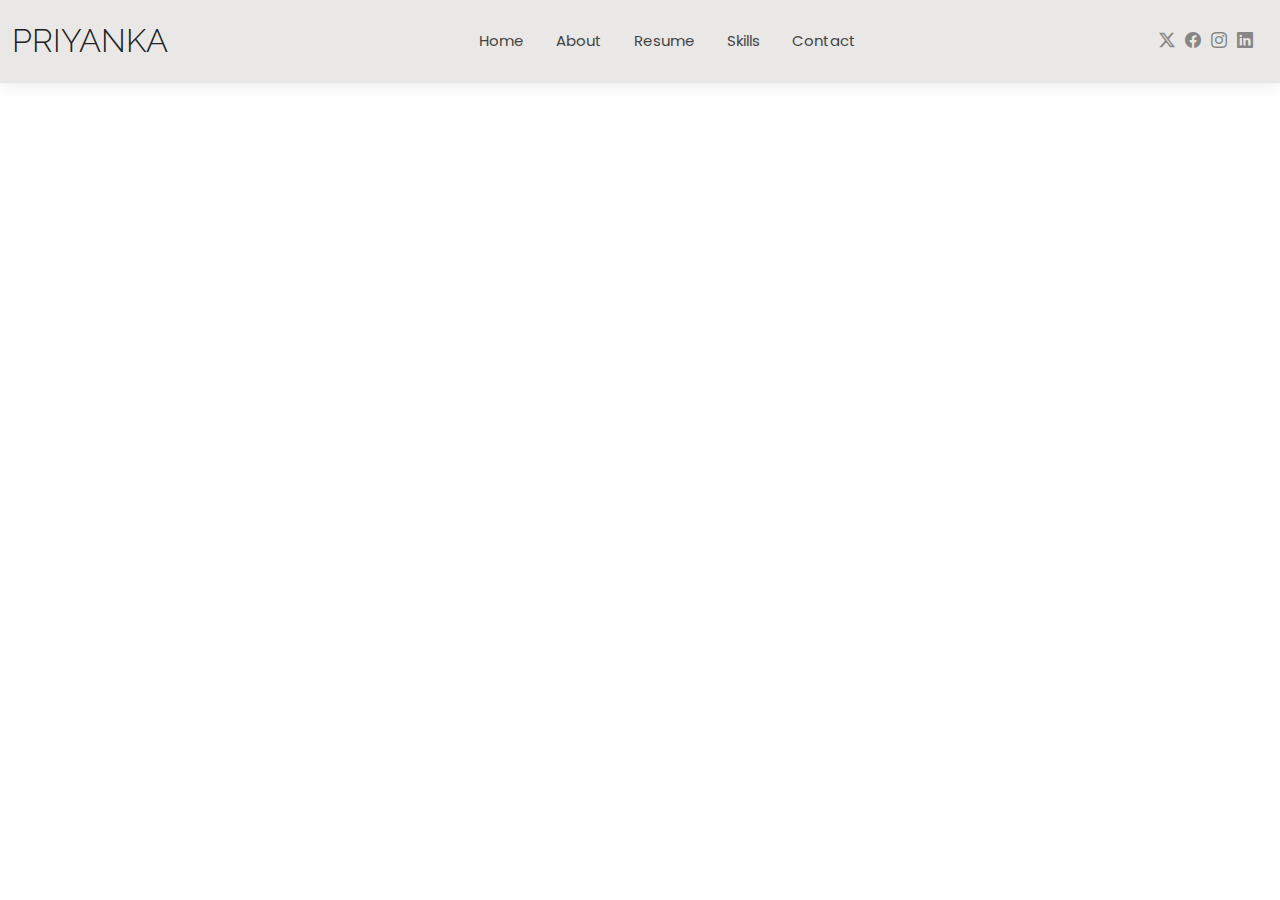
<file: starter-page.html>
<!DOCTYPE html>
<html lang="en">

<head>
  <meta charset="utf-8">
  <meta content="width=device-width, initial-scale=1.0" name="viewport">
  <title>Priyanka Singaravel</title>
  <meta name="description" content="">
  <meta name="keywords" content="">

  <!-- Favicons -->
  <link href="assets/img/favicon.png" rel="icon">
  <link href="assets/img/apple-touch-icon.png" rel="apple-touch-icon">

  <!-- Fonts -->
  <link href="https://fonts.googleapis.com" rel="preconnect">
  <link href="https://fonts.gstatic.com" rel="preconnect" crossorigin>
  <link href="https://fonts.googleapis.com/css2?family=Roboto:ital,wght@0,100;0,300;0,400;0,500;0,700;0,900;1,100;1,300;1,400;1,500;1,700;1,900&family=Poppins:ital,wght@0,100;0,200;0,300;0,400;0,500;0,600;0,700;0,800;0,900;1,100;1,200;1,300;1,400;1,500;1,600;1,700;1,800;1,900&family=Raleway:ital,wght@0,100;0,200;0,300;0,400;0,500;0,600;0,700;0,800;0,900;1,100;1,200;1,300;1,400;1,500;1,600;1,700;1,800;1,900&display=swap" rel="stylesheet">

  <!-- Vendor CSS Files -->
  <link href="assets/vendor/bootstrap/css/bootstrap.min.css" rel="stylesheet">
  <link href="assets/vendor/bootstrap-icons/bootstrap-icons.css" rel="stylesheet">
  <link href="assets/vendor/aos/aos.css" rel="stylesheet">
  <link href="assets/vendor/swiper/swiper-bundle.min.css" rel="stylesheet">
  <link href="assets/vendor/glightbox/css/glightbox.min.css" rel="stylesheet">

  <!-- Main CSS File -->
  <link href="assets/css/main.css" rel="stylesheet">

  <!-- =======================================================
  * Template Name: Kelly
  * Template URL: https://bootstrapmade.com/kelly-free-bootstrap-cv-resume-html-template/
  * Updated: Aug 07 2024 with Bootstrap v5.3.3
  * Author: BootstrapMade.com
  * License: https://bootstrapmade.com/license/
  ======================================================== -->
</head>

<body class="starter-page-page">

  <header id="header" class="header d-flex align-items-center light-background sticky-top">
    <div class="container-fluid position-relative d-flex align-items-center justify-content-between">

      <a href="index.html" class="logo d-flex align-items-center me-auto me-xl-0">
        <!-- Uncomment the line below if you also wish to use an image logo -->
        <!-- <img src="assets/img/logo.png" alt=""> -->
        <h1 class="sitename">Priyanka</h1>
      </a>

      <nav id="navmenu" class="navmenu">
        <ul>
          <li><a href="index.html">Home</a></li>
          <li><a href="about.html">About</a></li>
          <li><a href="resume.html">Resume</a></li>
          <li><a href="services.html">Skills</a></li>
          <li><a href="contact.html">Contact</a></li>
        </ul>
        <i class="mobile-nav-toggle d-xl-none bi bi-list"></i>
      </nav>

      <div class="header-social-links">
        <a href="#" class="twitter"><i class="bi bi-twitter-x"></i></a>
        <a href="#" class="facebook"><i class="bi bi-facebook"></i></a>
        <a href="#" class="instagram"><i class="bi bi-instagram"></i></a>
        <a href="#" class="linkedin"><i class="bi bi-linkedin"></i></a>
      </div>

    </div>
  </header>

  <main class="main">
  </main>
  <!-- Scroll Top -->
  <a href="#" id="scroll-top" class="scroll-top d-flex align-items-center justify-content-center"><i class="bi bi-arrow-up-short"></i></a>

  <!-- Preloader -->
  <div id="preloader"></div>

  <!-- Vendor JS Files -->
  <script src="assets/vendor/bootstrap/js/bootstrap.bundle.min.js"></script>
  <script src="assets/vendor/php-email-form/validate.js"></script>
  <script src="assets/vendor/aos/aos.js"></script>
  <script src="assets/vendor/waypoints/noframework.waypoints.js"></script>
  <script src="assets/vendor/purecounter/purecounter_vanilla.js"></script>
  <script src="assets/vendor/swiper/swiper-bundle.min.js"></script>
  <script src="assets/vendor/glightbox/js/glightbox.min.js"></script>
  <script src="assets/vendor/imagesloaded/imagesloaded.pkgd.min.js"></script>
  <script src="assets/vendor/isotope-layout/isotope.pkgd.min.js"></script>

  <!-- Main JS File -->
  <script src="assets/js/main.js"></script>

</body>

</html>
</file>
<file: assets/css/main.css>
/**
* Template Name: Kelly
* Template URL: https://bootstrapmade.com/kelly-free-bootstrap-cv-resume-html-template/
* Updated: Aug 07 2024 with Bootstrap v5.3.3
* Author: BootstrapMade.com
* License: https://bootstrapmade.com/license/
*/

/*--------------------------------------------------------------
# Font & Color Variables
# Help: https://bootstrapmade.com/color-system/
--------------------------------------------------------------*/
/* Fonts */
:root {
  --default-font: "Roboto",  system-ui, -apple-system, "Segoe UI", Roboto, "Helvetica Neue", Arial, "Noto Sans", "Liberation Sans", sans-serif, "Apple Color Emoji", "Segoe UI Emoji", "Segoe UI Symbol", "Noto Color Emoji";
  --heading-font: "Raleway",  sans-serif;
  --nav-font: "Poppins",  sans-serif;
}

/* Global Colors - The following color variables are used throughout the website. Updating them here will change the color scheme of the entire website */
:root { 
  --background-color: #ffffff; /* Background color for the entire website, including individual sections */
  --default-color: #444444; /* Default color used for the majority of the text content across the entire website */
  --heading-color: #222222; /* Color for headings, subheadings and title throughout the website */
  --accent-color: #f3268c; /* Accent color that represents your brand on the website. It's used for buttons, links, and other elements that need to stand out */
  --surface-color: #ffffff; /* The surface color is used as a background of boxed elements within sections, such as cards, icon boxes, or other elements that require a visual separation from the global background. */
  --contrast-color: #ffffff; /* Contrast color for text, ensuring readability against backgrounds of accent, heading, or default colors. */
}

/* Nav Menu Colors - The following color variables are used specifically for the navigation menu. They are separate from the global colors to allow for more customization options */
:root {
  --nav-color: #444444;  /* The default color of the main navmenu links */
  --nav-hover-color: #f3268c; /* Applied to main navmenu links when they are hovered over or active */
  --nav-mobile-background-color: #ffffff; /* Used as the background color for mobile navigation menu */
  --nav-dropdown-background-color: #ffffff; /* Used as the background color for dropdown items that appear when hovering over primary navigation items */
  --nav-dropdown-color: #444444; /* Used for navigation links of the dropdown items in the navigation menu. */
  --nav-dropdown-hover-color: #f3268c; /* Similar to --nav-hover-color, this color is applied to dropdown navigation links when they are hovered over. */
}

/* Color Presets - These classes override global colors when applied to any section or element, providing reuse of the sam color scheme. */

.light-background {
  --background-color: #e9e8e6;
  --surface-color: #ffffff;
}

.dark-background {
  --background-color: #060606;
  --default-color: #ffffff;
  --heading-color: #ffffff;
  --surface-color: #252525;
  --contrast-color: #ffffff;
}

/* Smooth scroll */
:root {
  scroll-behavior: smooth;
}

/*--------------------------------------------------------------
# General Styling & Shared Classes
--------------------------------------------------------------*/
body {
  color: var(--default-color);
  background-color: var(--background-color);
  font-family: var(--default-font);
}

a {
  color: var(--accent-color);
  text-decoration: none;
  transition: 0.3s;
}

a:hover {
  color: color-mix(in srgb, var(--accent-color), transparent 25%);
  text-decoration: none;
}

h1,
h2,
h3,
h4,
h5,
h6 {
  color: var(--heading-color);
  font-family: var(--heading-font);
}

/* PHP Email Form Messages
------------------------------*/
.php-email-form .error-message {
  display: none;
  background: #df1529;
  color: #ffffff;
  text-align: left;
  padding: 15px;
  margin-bottom: 24px;
  font-weight: 600;
}

.php-email-form .sent-message {
  display: none;
  color: #ffffff;
  background: #059652;
  text-align: center;
  padding: 15px;
  margin-bottom: 24px;
  font-weight: 600;
}

.php-email-form .loading {
  display: none;
  background: var(--surface-color);
  text-align: center;
  padding: 15px;
  margin-bottom: 24px;
}

.php-email-form .loading:before {
  content: "";
  display: inline-block;
  border-radius: 50%;
  width: 24px;
  height: 24px;
  margin: 0 10px -6px 0;
  border: 3px solid var(--accent-color);
  border-top-color: var(--surface-color);
  animation: php-email-form-loading 1s linear infinite;
}

@keyframes php-email-form-loading {
  0% {
    transform: rotate(0deg);
  }

  100% {
    transform: rotate(360deg);
  }
}

/*--------------------------------------------------------------
# Global Header
--------------------------------------------------------------*/
.header {
  color: var(--default-color);
  background-color: var(--background-color);
  padding: 15px 0;
  transition: all 0.5s;
  z-index: 997;
  box-shadow: 0px 0 18px rgba(0, 0, 0, 0.1);
}

.header .logo {
  line-height: 1;
}

.header .logo img {
  max-height: 36px;
  margin-right: 8px;
}

.header .logo h1 {
  font-size: 32px;
  margin: 0;
  font-weight: 300;
  text-transform: uppercase;
  color: var(--heading-color);
}

.header .header-social-links {
  padding-right: 15px;
}

.header .header-social-links a {
  color: color-mix(in srgb, var(--default-color), transparent 40%);
  padding-left: 6px;
  display: inline-block;
  transition: 0.3s;
  font-size: 16px;
}

.header .header-social-links a:hover {
  color: var(--accent-color);
}

.header .header-social-links a i {
  line-height: 0px;
}

@media (max-width: 1200px) {
  .header .logo {
    order: 1;
  }

  .header .header-social-links {
    order: 2;
  }

  .header .navmenu {
    order: 3;
  }
}

/*--------------------------------------------------------------
# Navigation Menu
--------------------------------------------------------------*/
/* Desktop Navigation */
@media (min-width: 1200px) {
  .navmenu {
    padding: 0;
  }

  .navmenu ul {
    margin: 0;
    padding: 0;
    display: flex;
    list-style: none;
    align-items: center;
  }

  .navmenu li {
    position: relative;
  }

  .navmenu>ul>li {
    white-space: nowrap;
    padding: 15px 14px;
  }

  .navmenu>ul>li:last-child {
    padding-right: 0;
  }

  .navmenu a,
  .navmenu a:focus {
    color: var(--nav-color);
    font-size: 15px;
    padding: 0 2px;
    font-family: var(--nav-font);
    font-weight: 400;
    display: flex;
    align-items: center;
    justify-content: space-between;
    white-space: nowrap;
    transition: 0.3s;
    position: relative;
  }

  .navmenu a i,
  .navmenu a:focus i {
    font-size: 12px;
    line-height: 0;
    margin-left: 5px;
    transition: 0.3s;
  }

  .navmenu>ul>li>a:before {
    content: "";
    position: absolute;
    height: 2px;
    bottom: -6px;
    left: 0;
    background-color: var(--nav-hover-color);
    visibility: hidden;
    width: 0px;
    transition: all 0.3s ease-in-out 0s;
  }

  .navmenu a:hover:before,
  .navmenu li:hover>a:before,
  .navmenu .active:before {
    visibility: visible;
    width: 25px;
  }

  .navmenu li:hover>a,
  .navmenu .active,
  .navmenu .active:focus {
    color: var(--nav-hover-color);
  }

  .navmenu .dropdown ul {
    margin: 0;
    padding: 10px 0;
    background: var(--nav-dropdown-background-color);
    display: block;
    position: absolute;
    visibility: hidden;
    left: 14px;
    top: 130%;
    opacity: 0;
    transition: 0.3s;
    border-radius: 4px;
    z-index: 99;
    box-shadow: 0px 0px 30px rgba(0, 0, 0, 0.1);
  }

  .navmenu .dropdown ul li {
    min-width: 200px;
  }

  .navmenu .dropdown ul a {
    padding: 10px 20px;
    font-size: 15px;
    text-transform: none;
    color: var(--nav-dropdown-color);
  }

  .navmenu .dropdown ul a i {
    font-size: 12px;
  }

  .navmenu .dropdown ul a:hover,
  .navmenu .dropdown ul .active:hover,
  .navmenu .dropdown ul li:hover>a {
    color: var(--nav-dropdown-hover-color);
  }

  .navmenu .dropdown:hover>ul {
    opacity: 1;
    top: 100%;
    visibility: visible;
  }

  .navmenu .dropdown .dropdown ul {
    top: 0;
    left: -90%;
    visibility: hidden;
  }

  .navmenu .dropdown .dropdown:hover>ul {
    opacity: 1;
    top: 0;
    left: -100%;
    visibility: visible;
  }
}

/* Mobile Navigation */
@media (max-width: 1199px) {
  .mobile-nav-toggle {
    color: var(--nav-color);
    font-size: 28px;
    line-height: 0;
    margin-right: 10px;
    cursor: pointer;
    transition: color 0.3s;
  }

  .navmenu {
    padding: 0;
    z-index: 9997;
  }

  .navmenu ul {
    display: none;
    list-style: none;
    position: absolute;
    inset: 60px 20px 20px 20px;
    padding: 10px 0;
    margin: 0;
    border-radius: 6px;
    background-color: var(--nav-mobile-background-color);
    border: 1px solid color-mix(in srgb, var(--default-color), transparent 90%);
    box-shadow: none;
    overflow-y: auto;
    transition: 0.3s;
    z-index: 9998;
  }

  .navmenu a,
  .navmenu a:focus {
    color: var(--nav-dropdown-color);
    padding: 10px 20px;
    font-family: var(--nav-font);
    font-size: 17px;
    font-weight: 500;
    display: flex;
    align-items: center;
    justify-content: space-between;
    white-space: nowrap;
    transition: 0.3s;
  }

  .navmenu a i,
  .navmenu a:focus i {
    font-size: 12px;
    line-height: 0;
    margin-left: 5px;
    width: 30px;
    height: 30px;
    display: flex;
    align-items: center;
    justify-content: center;
    border-radius: 50%;
    transition: 0.3s;
    background-color: color-mix(in srgb, var(--accent-color), transparent 90%);
  }

  .navmenu a i:hover,
  .navmenu a:focus i:hover {
    background-color: var(--accent-color);
    color: var(--contrast-color);
  }

  .navmenu a:hover,
  .navmenu .active,
  .navmenu .active:focus {
    color: var(--nav-dropdown-hover-color);
  }

  .navmenu .active i,
  .navmenu .active:focus i {
    background-color: var(--accent-color);
    color: var(--contrast-color);
    transform: rotate(180deg);
  }

  .navmenu .dropdown ul {
    position: static;
    display: none;
    z-index: 99;
    padding: 10px 0;
    margin: 10px 20px;
    background-color: var(--nav-dropdown-background-color);
    transition: all 0.5s ease-in-out;
  }

  .navmenu .dropdown ul ul {
    background-color: rgba(33, 37, 41, 0.1);
  }

  .navmenu .dropdown>.dropdown-active {
    display: block;
    background-color: rgba(33, 37, 41, 0.03);
  }

  .mobile-nav-active {
    overflow: hidden;
  }

  .mobile-nav-active .mobile-nav-toggle {
    color: #fff;
    position: absolute;
    font-size: 32px;
    top: 15px;
    right: 15px;
    margin-right: 0;
    z-index: 9999;
  }

  .mobile-nav-active .navmenu {
    position: fixed;
    overflow: hidden;
    inset: 0;
    background: rgba(33, 37, 41, 0.8);
    transition: 0.3s;
  }

  .mobile-nav-active .navmenu>ul {
    display: block;
  }
}

/*--------------------------------------------------------------
# Global Footer
--------------------------------------------------------------*/
.footer {
  color: var(--default-color);
  background-color: var(--background-color);
  font-size: 14px;
  padding: 40px 0;
  position: relative;
}

.footer .copyright p {
  margin-bottom: 0;
}

.footer .social-links {
  margin-top: 20px;
}

.footer .social-links a {
  display: flex;
  align-items: center;
  justify-content: center;
  width: 40px;
  height: 40px;
  border-radius: 50%;
  border: 1px solid color-mix(in srgb, var(--default-color), transparent 50%);
  font-size: 16px;
  color: color-mix(in srgb, var(--default-color), transparent 50%);
  margin: 0 5px;
  transition: 0.3s;
}

.footer .social-links a:hover {
  color: var(--accent-color);
  border-color: var(--accent-color);
}

.footer .credits {
  margin-top: 10px;
  font-size: 13px;
  text-align: center;
}

/*--------------------------------------------------------------
# Preloader
--------------------------------------------------------------*/
#preloader {
  position: fixed;
  inset: 0;
  z-index: 9999;
  overflow: hidden;
  background-color: var(--background-color);
  transition: all 0.6s ease-out;
  width: 100%;
  height: 100vh;
}

#preloader:before,
#preloader:after {
  content: "";
  position: absolute;
  border: 4px solid var(--accent-color);
  border-radius: 50%;
  animation: animate-preloader 2s cubic-bezier(0, 0.2, 0.8, 1) infinite;
}

#preloader:after {
  animation-delay: -0.5s;
}

@keyframes animate-preloader {
  0% {
    width: 10px;
    height: 10px;
    top: calc(50% - 5px);
    left: calc(50% - 5px);
    opacity: 1;
  }

  100% {
    width: 72px;
    height: 72px;
    top: calc(50% - 36px);
    left: calc(50% - 36px);
    opacity: 0;
  }
}

/*--------------------------------------------------------------
# Scroll Top Button
--------------------------------------------------------------*/
.scroll-top {
  position: fixed;
  visibility: hidden;
  opacity: 0;
  right: 15px;
  bottom: -15px;
  z-index: 99999;
  background-color: var(--accent-color);
  width: 44px;
  height: 44px;
  border-radius: 50px;
  transition: all 0.4s;
}

.scroll-top i {
  font-size: 24px;
  color: var(--contrast-color);
  line-height: 0;
}

.scroll-top:hover {
  background-color: color-mix(in srgb, var(--accent-color), transparent 20%);
  color: var(--contrast-color);
}

.scroll-top.active {
  visibility: visible;
  opacity: 1;
  bottom: 15px;
}

/*--------------------------------------------------------------
# Disable aos animation delay on mobile devices
--------------------------------------------------------------*/
@media screen and (max-width: 768px) {
  [data-aos-delay] {
    transition-delay: 0 !important;
  }
}

/*--------------------------------------------------------------
# Global Page Titles & Breadcrumbs
--------------------------------------------------------------*/
.page-title {
  color: var(--default-color);
  background-color: var(--background-color);
  padding: 25px 0;
  position: relative;
  border-bottom: 1px solid color-mix(in srgb, var(--default-color), transparent 85%);
}

.page-title h1 {
  font-size: 24px;
  font-weight: 400;
}

.page-title .breadcrumbs ol {
  display: flex;
  flex-wrap: wrap;
  list-style: none;
  padding: 0;
  margin: 0;
  font-size: 14px;
  font-weight: 400;
}

.page-title .breadcrumbs ol li+li {
  padding-left: 10px;
}

.page-title .breadcrumbs ol li+li::before {
  content: "/";
  display: inline-block;
  padding-right: 10px;
  color: color-mix(in srgb, var(--default-color), transparent 70%);
}

/*--------------------------------------------------------------
# Global Sections
--------------------------------------------------------------*/
section,
.section {
  color: var(--default-color);
  background-color: var(--background-color);
  padding: 60px 0;
  scroll-margin-top: 100px;
  overflow: clip;
}

@media (max-width: 1199px) {

  section,
  .section {
    scroll-margin-top: 66px;
  }
}

/*--------------------------------------------------------------
# Global Section Titles
--------------------------------------------------------------*/
.section-title {
  text-align: center;
  padding-bottom: 60px;
  position: relative;
}

.section-title h2 {
  font-size: 32px;
  font-weight: 700;
  margin-bottom: 20px;
  padding-bottom: 20px;
  position: relative;
}

.section-title h2:after {
  content: "";
  position: absolute;
  display: block;
  width: 50px;
  height: 3px;
  background: var(--accent-color);
  left: 0;
  right: 0;
  bottom: 0;
  margin: auto;
}

.section-title p {
  margin-bottom: 0;
}

/*--------------------------------------------------------------
# Hero Section
--------------------------------------------------------------*/
.hero {
  width: 100%;
  min-height: calc(100vh - 82px);
  position: relative;
  padding: 80px 0;
  display: flex;
  align-items: center;
  justify-content: center;
}

@media (max-width: 1200px) {
  .hero {
    min-height: calc(100vh - 68px);
  }
}

.hero img {
  position: absolute;
  inset: 0;
  display: block;
  width: 100%;
  height: 100%;
  object-fit: cover;
  z-index: 1;
}

.hero .container {
  position: relative;
  z-index: 3;
}

.hero h2 {
  margin: 0;
  font-size: 48px;
  font-weight: 700;
}

.hero p {
  margin: 10px 0 0 0;
  font-size: 24px;
  color: var(--heading-color);
}

.hero .btn-get-started {
  color: var(--contrast-color);
  background: var(--accent-color);
  font-family: var(--heading-font);
  text-transform: uppercase;
  font-weight: 600;
  font-size: 12px;
  letter-spacing: 1px;
  display: inline-block;
  padding: 12px 40px;
  border-radius: 50px;
  transition: 0.5s;
  margin-top: 30px;
}

.hero .btn-get-started:hover {
  background: color-mix(in srgb, var(--accent-color) 90%, white 20%);
}

@media (max-width: 768px) {
  .hero h2 {
    font-size: 32px;
  }

  .hero p {
    font-size: 18px;
  }
}

/*--------------------------------------------------------------
# About Section
--------------------------------------------------------------*/
.about .content h2 {
  font-weight: 700;
  font-size: 24px;
}

.about .content ul {
  list-style: none;
  padding: 0;
}

.about .content ul li {
  margin-bottom: 20px;
  display: flex;
  align-items: center;
}

.about .content ul strong {
  margin-right: 10px;
}

.about .content ul i {
  font-size: 16px;
  margin-right: 5px;
  color: var(--accent-color);
  line-height: 0;
}

/*--------------------------------------------------------------
# Skills Section
--------------------------------------------------------------*/
.skills .progress {
  height: 60px;
  display: block;
  background: none;
  border-radius: 0;
}

.skills .progress .skill {
  color: var(--heading-color);
  padding: 0;
  margin: 0 0 6px 0;
  text-transform: uppercase;
  display: block;
  font-weight: 600;
  font-family: var(--heading-font);
}

.skills .progress .skill .val {
  float: right;
  font-style: normal;
}

.skills .progress-bar-wrap {
  background: color-mix(in srgb, var(--default-color), transparent 90%);
  height: 10px;
}

.skills .progress-bar {
  width: 1px;
  height: 10px;
  transition: 0.9s;
  background-color: var(--accent-color);
}

/*--------------------------------------------------------------
# Stats Section
--------------------------------------------------------------*/
.stats .stats-item {
  padding: 30px;
  width: 100%;
}

.stats .stats-item span {
  color: var(--heading-color);
  font-size: 48px;
  display: block;
  font-weight: 700;
  margin-bottom: 20px;
  padding-bottom: 20px;
  position: relative;
}

.stats .stats-item span:after {
  content: "";
  position: absolute;
  display: block;
  width: 25px;
  height: 3px;
  background: var(--accent-color);
  left: 0;
  right: 0;
  bottom: 0;
  margin: auto;
}

.stats .stats-item p {
  color: color-mix(in srgb, var(--default-color), transparent 40%);
  padding: 0;
  margin: 0;
  font-family: var(--heading-font);
  font-weight: 500;
}

/*--------------------------------------------------------------
# Testimonials Section
--------------------------------------------------------------*/
.testimonials .section-header {
  margin-bottom: 40px;
}

.testimonials .testimonials-carousel,
.testimonials .testimonials-slider {
  overflow: hidden;
}

.testimonials .testimonial-item {
  text-align: center;
}

.testimonials .testimonial-item .testimonial-img {
  width: 120px;
  border-radius: 50%;
  border: 4px solid var(--background-color);
  margin: 0 auto;
}

.testimonials .testimonial-item h3 {
  font-size: 20px;
  font-weight: bold;
  margin: 10px 0 5px 0;
}

.testimonials .testimonial-item h4 {
  font-size: 14px;
  color: color-mix(in srgb, var(--default-color), transparent 40%);
  margin: 0 0 15px 0;
}

.testimonials .testimonial-item .stars {
  margin-bottom: 15px;
}

.testimonials .testimonial-item .stars i {
  color: #ffc107;
  margin: 0 1px;
}

.testimonials .testimonial-item .quote-icon-left,
.testimonials .testimonial-item .quote-icon-right {
  color: color-mix(in srgb, var(--accent-color), transparent 50%);
  font-size: 26px;
  line-height: 0;
}

.testimonials .testimonial-item .quote-icon-left {
  display: inline-block;
  left: -5px;
  position: relative;
}

.testimonials .testimonial-item .quote-icon-right {
  display: inline-block;
  right: -5px;
  position: relative;
  top: 10px;
  transform: scale(-1, -1);
}

.testimonials .testimonial-item p {
  font-style: italic;
  margin: 0 auto 15px auto;
}

.testimonials .swiper-wrapper {
  height: auto;
}

.testimonials .swiper-pagination {
  margin-top: 20px;
  position: relative;
}

.testimonials .swiper-pagination .swiper-pagination-bullet {
  width: 12px;
  height: 12px;
  background-color: color-mix(in srgb, var(--default-color), transparent 85%);
  opacity: 1;
}

.testimonials .swiper-pagination .swiper-pagination-bullet-active {
  background-color: var(--accent-color);
}

@media (min-width: 992px) {
  .testimonials .testimonial-item p {
    width: 80%;
  }
}

/*--------------------------------------------------------------
# Resume Section
--------------------------------------------------------------*/
.resume .resume-title {
  color: var(--heading-color);
  font-size: 26px;
  font-weight: 700;
  margin-top: 20px;
  margin-bottom: 20px;
}

.resume .resume-item {
  padding: 0 0 20px 20px;
  margin-top: -2px;
  border-left: 2px solid var(--accent-color);
  position: relative;
}

.resume .resume-item h4 {
  line-height: 18px;
  font-size: 18px;
  font-weight: 600;
  text-transform: uppercase;
  color: color-mix(in srgb, var(--default-color), transparent 20%);
  margin-bottom: 10px;
}

.resume .resume-item h5 {
  font-size: 16px;
  padding: 5px 15px;
  display: inline-block;
  font-weight: 600;
  margin-bottom: 10px;
}

.resume .resume-item ul {
  padding-left: 20px;
}

.resume .resume-item ul li {
  padding-bottom: 10px;
}

.resume .resume-item:last-child {
  padding-bottom: 0;
}

.resume .resume-item::before {
  content: "";
  position: absolute;
  width: 16px;
  height: 16px;
  border-radius: 50px;
  left: -9px;
  top: 0;
  background: var(--background-color);
  border: 2px solid var(--accent-color);
}

/*--------------------------------------------------------------
# Services Section
--------------------------------------------------------------*/
.services .service-item {
  background-color: var(--surface-color);
   box-shadow: 0 4px 8px 0 rgba(0, 0, 0, 0.2);
  height: 100%;
  padding: 60px 30px;
  text-align: center;
  transition: 0.3s;
  border-radius: 5px;
}

.services .service-item .icon {
  margin: 0 auto;
  width: 100px;
  height: 100px;
  display: flex;
  align-items: center;
  justify-content: center;
  transition: ease-in-out 0.3s;
  position: relative;
}

.services .service-item .icon i {
  font-size: 36px;
  transition: 0.5s;
  position: relative;
}

.services .service-item .icon svg {
  position: absolute;
  top: 0;
  left: 0;
}
.services .service-item .icon svg path {
  transition: 0.5s;
  fill: color-mix(in srgb, var(--default-color), transparent 95%);
}

.services .service-item h3 {
  font-weight: 700;
  margin: 10px 0 15px 0;
  font-size: 22px;
}

.services .service-item p {
  line-height: 24px;
  font-size: 14px;
  margin-bottom: 0;
}

.services .service-item:hover {
  box-shadow: 0px 5px 35px 0px rgba(0, 0, 0, 0.1);
}

.services .service-item.item-cyan i {
  color: #0dcaf0;
}

.services .service-item.item-cyan:hover .icon i {
  color: #fff;
}

.services .service-item.item-cyan:hover .icon path {
  fill: #0dcaf0;
}

.services .service-item.item-orange i {
  color: #fd7e14;
}

.services .service-item.item-orange:hover .icon i {
  color: #fff;
}

.services .service-item.item-orange:hover .icon path {
  fill: #fd7e14;
}

.services .service-item.item-teal i {
  color: #20c997;
}

.services .service-item.item-teal:hover .icon i {
  color: #fff;
}

.services .service-item.item-teal:hover .icon path {
  fill: #20c997;
}

.services .service-item.item-red i {
  color: #df1529;
}

.services .service-item.item-red:hover .icon i {
  color: #fff;
}

.services .service-item.item-red:hover .icon path {
  fill: #df1529;
}

.services .service-item.item-indigo i {
  color: #6610f2;
}

.services .service-item.item-indigo:hover .icon i {
  color: #fff;
}

.services .service-item.item-indigo:hover .icon path {
  fill: #6610f2;
}

.services .service-item.item-pink i {
  color: #f3268c;
}

.services .service-item.item-pink:hover .icon i {
  color: #fff;
}

.services .service-item.item-pink:hover .icon path {
  fill: #f3268c;
}

/*--------------------------------------------------------------
# Portfolio Section
--------------------------------------------------------------*/
.portfolio .portfolio-filters {
  padding: 0;
  margin: 0 auto 20px auto;
  list-style: none;
  text-align: center;
}

.portfolio .portfolio-filters li {
  cursor: pointer;
  display: inline-block;
  padding: 8px 20px 10px 20px;
  margin: 0;
  font-size: 15px;
  font-weight: 500;
  line-height: 1;
  margin-bottom: 5px;
  border-radius: 50px;
  transition: all 0.3s ease-in-out;
  font-family: var(--heading-font);
}

.portfolio .portfolio-filters li:hover,
.portfolio .portfolio-filters li.filter-active {
  color: var(--contrast-color);
  background-color: var(--accent-color);
}

.portfolio .portfolio-filters li:first-child {
  margin-left: 0;
}

.portfolio .portfolio-filters li:last-child {
  margin-right: 0;
}

@media (max-width: 575px) {
  .portfolio .portfolio-filters li {
    font-size: 14px;
    margin: 0 0 10px 0;
  }
}

.portfolio .portfolio-item {
  position: relative;
  overflow: hidden;
}

.portfolio .portfolio-item .portfolio-info {
  opacity: 0;
  position: absolute;
  left: 12px;
  right: 12px;
  bottom: -100%;
  z-index: 3;
  transition: all ease-in-out 0.5s;
  background: color-mix(in srgb, var(--surface-color), transparent 10%);
  padding: 15px;
}

.portfolio .portfolio-item .portfolio-info h4 {
  font-size: 18px;
  font-weight: 600;
  padding-right: 50px;
}

.portfolio .portfolio-item .portfolio-info p {
  color: color-mix(in srgb, var(--default-color), transparent 30%);
  font-size: 14px;
  margin-bottom: 0;
  padding-right: 50px;
}

.portfolio .portfolio-item .portfolio-info .preview-link,
.portfolio .portfolio-item .portfolio-info .details-link {
  position: absolute;
  right: 50px;
  font-size: 24px;
  top: calc(50% - 14px);
  color: color-mix(in srgb, var(--default-color), transparent 30%);
  transition: 0.3s;
  line-height: 0;
}

.portfolio .portfolio-item .portfolio-info .preview-link:hover,
.portfolio .portfolio-item .portfolio-info .details-link:hover {
  color: var(--accent-color);
}

.portfolio .portfolio-item .portfolio-info .details-link {
  right: 14px;
  font-size: 28px;
}

.portfolio .portfolio-item:hover .portfolio-info {
  opacity: 1;
  bottom: 0;
}

/*--------------------------------------------------------------
# Portfolio Details Section
--------------------------------------------------------------*/
.portfolio-details .portfolio-details-slider img {
  width: 100%;
}

.portfolio-details .portfolio-details-slider .swiper-pagination {
  margin-top: 20px;
  position: relative;
}

.portfolio-details .portfolio-details-slider .swiper-pagination .swiper-pagination-bullet {
  width: 12px;
  height: 12px;
  background-color: color-mix(in srgb, var(--default-color), transparent 85%);
  opacity: 1;
}

.portfolio-details .portfolio-details-slider .swiper-pagination .swiper-pagination-bullet-active {
  background-color: var(--accent-color);
}

.portfolio-details .portfolio-info {
  background-color: var(--surface-color);
  padding: 30px;
  box-shadow: 0px 0 30px rgba(0, 0, 0, 0.1);
}

.portfolio-details .portfolio-info h3 {
  font-size: 22px;
  font-weight: 700;
  margin-bottom: 20px;
  padding-bottom: 20px;
  border-bottom: 1px solid color-mix(in srgb, var(--default-color), transparent 85%);
}

.portfolio-details .portfolio-info ul {
  list-style: none;
  padding: 0;
  font-size: 15px;
}

.portfolio-details .portfolio-info ul li+li {
  margin-top: 10px;
}

.portfolio-details .portfolio-description {
  padding-top: 30px;
}

.portfolio-details .portfolio-description h2 {
  font-size: 26px;
  font-weight: 700;
  margin-bottom: 20px;
}

.portfolio-details .portfolio-description p {
  padding: 0;
  color: color-mix(in srgb, var(--default-color), transparent 30%);
}

/*--------------------------------------------------------------
# Contact Section
--------------------------------------------------------------*/
.contact .info-wrap {
  background-color: var(--surface-color);
  box-shadow: 0px 0px 20px rgba(0, 0, 0, 0.1);
  padding: 30px;
}

@media (max-width: 575px) {
  .contact .info-wrap {
    padding: 20px;
  }
}

.contact .info-item {
  margin-bottom: 40px;
}

.contact .info-item i {
  font-size: 20px;
  color: var(--accent-color);
  background: color-mix(in srgb, var(--accent-color), transparent 92%);
  width: 44px;
  height: 44px;
  display: flex;
  justify-content: center;
  align-items: center;
  border-radius: 50px;
  transition: all 0.3s ease-in-out;
  margin-right: 15px;
}

.contact .info-item h3 {
  padding: 0;
  font-size: 18px;
  font-weight: 700;
  margin-bottom: 5px;
}

.contact .info-item p {
  padding: 0;
  margin-bottom: 0;
  font-size: 14px;
}

.contact .info-item:hover i {
  background: var(--accent-color);
  color: var(--contrast-color);
}

.contact .php-email-form {
  background-color: var(--surface-color);
  height: 100%;
  padding: 30px;
  box-shadow: 0px 0px 20px rgba(0, 0, 0, 0.1);
}

@media (max-width: 575px) {
  .contact .php-email-form {
    padding: 20px;
  }
}

.contact .php-email-form input[type=text],
.contact .php-email-form input[type=email],
.contact .php-email-form textarea {
  font-size: 14px;
  padding: 10px 15px;
  box-shadow: none;
  border-radius: 0;
  color: var(--default-color);
  background-color: var(--surface-color);
  border-color: color-mix(in srgb, var(--default-color), transparent 80%);
}

.contact .php-email-form input[type=text]:focus,
.contact .php-email-form input[type=email]:focus,
.contact .php-email-form textarea:focus {
  border-color: var(--accent-color);
}

.contact .php-email-form input[type=text]::placeholder,
.contact .php-email-form input[type=email]::placeholder,
.contact .php-email-form textarea::placeholder {
  color: color-mix(in srgb, var(--default-color), transparent 70%);
}

.contact .php-email-form button[type=submit] {
  color: var(--contrast-color);
  background: var(--accent-color);
  border: 0;
  padding: 10px 30px;
  transition: 0.4s;
  border-radius: 50px;
}

.contact .php-email-form button[type=submit]:hover {
  background: color-mix(in srgb, var(--accent-color), transparent 25%);
}

/*--------------------------------------------------------------
# Starter Section Section
--------------------------------------------------------------*/
.starter-section {
  /* Add your styles here */
}

/*--------------------------------------------------------------
# Projects Section
--------------------------------------------------------------*/
.projects .project-container {
  overflow: hidden;
}
.projects .project-wrapper {
display: flex;
width: fit-content;
  transition: transform 0.3s linear; /* Added smooth transition */
}

.projects .project-item {
background-color: var(--surface-color);
  box-shadow: 0 4px 8px 0 rgba(0, 0, 0, 0.2);
padding: 30px;
margin: 10px;
  border-radius: 5px;
min-width: 300px;
  transition: all 0.3s ease;

}
.projects .project-item:hover {
box-shadow: 0 8px 16px 0 rgba(0, 0, 0, 0.2);
}

.projects .project-item h3 {
font-size: 20px;
font-weight: 700;
margin-bottom: 10px;
}

.projects .project-item h3 a {
color: var(--heading-color);
transition: color 0.3s;
}
.projects .project-item h3 a:hover {
  color: var(--accent-color);
}

.projects .project-item p {
line-height: 24px;
font-size: 14px;
margin-bottom: 0;
}

/*--------------------------------------------------------------
# Projects Section
--------------------------------------------------------------*/
.projects .project-container {
  overflow-x: auto; /* Changed to auto for mobile */
}

.projects .project-wrapper {
  display: flex;
  width: fit-content;
  transition: transform 0.3s linear;
}

.projects .project-item {
  background-color: var(--surface-color);
  box-shadow: 0 4px 8px 0 rgba(0, 0, 0, 0.2);
  padding: 30px;
  margin: 10px;
  border-radius: 5px;
  min-width: 300px; /* Keep min-width for larger screens */
  transition: all 0.3s ease;
}

.projects .project-item:hover {
  box-shadow: 0 8px 16px 0 rgba(0, 0, 0, 0.2);
}

.projects .project-item h3 {
  font-size: 20px;
  font-weight: 700;
  margin-bottom: 10px;
}

.projects .project-item h3 a {
  color: var(--heading-color);
  transition: color 0.3s;
}

.projects .project-item h3 a:hover {
  color: var(--accent-color);
}

.projects .project-item p {
  line-height: 24px;
  font-size: 14px;
  margin-bottom: 0;
}

/* Adjust for mobile screens */
@media (max-width: 768px) {
  .projects .project-wrapper {
     flex-wrap: wrap; /* Allow cards to wrap on smaller screens */
     justify-content: flex-start;
  }
  .projects .project-item {
    min-width: calc(100% - 20px);  /* Let cards take up full width in mobile view */
    margin: 10px 0; /* Keep vertical margins */
  }
}
</file>
